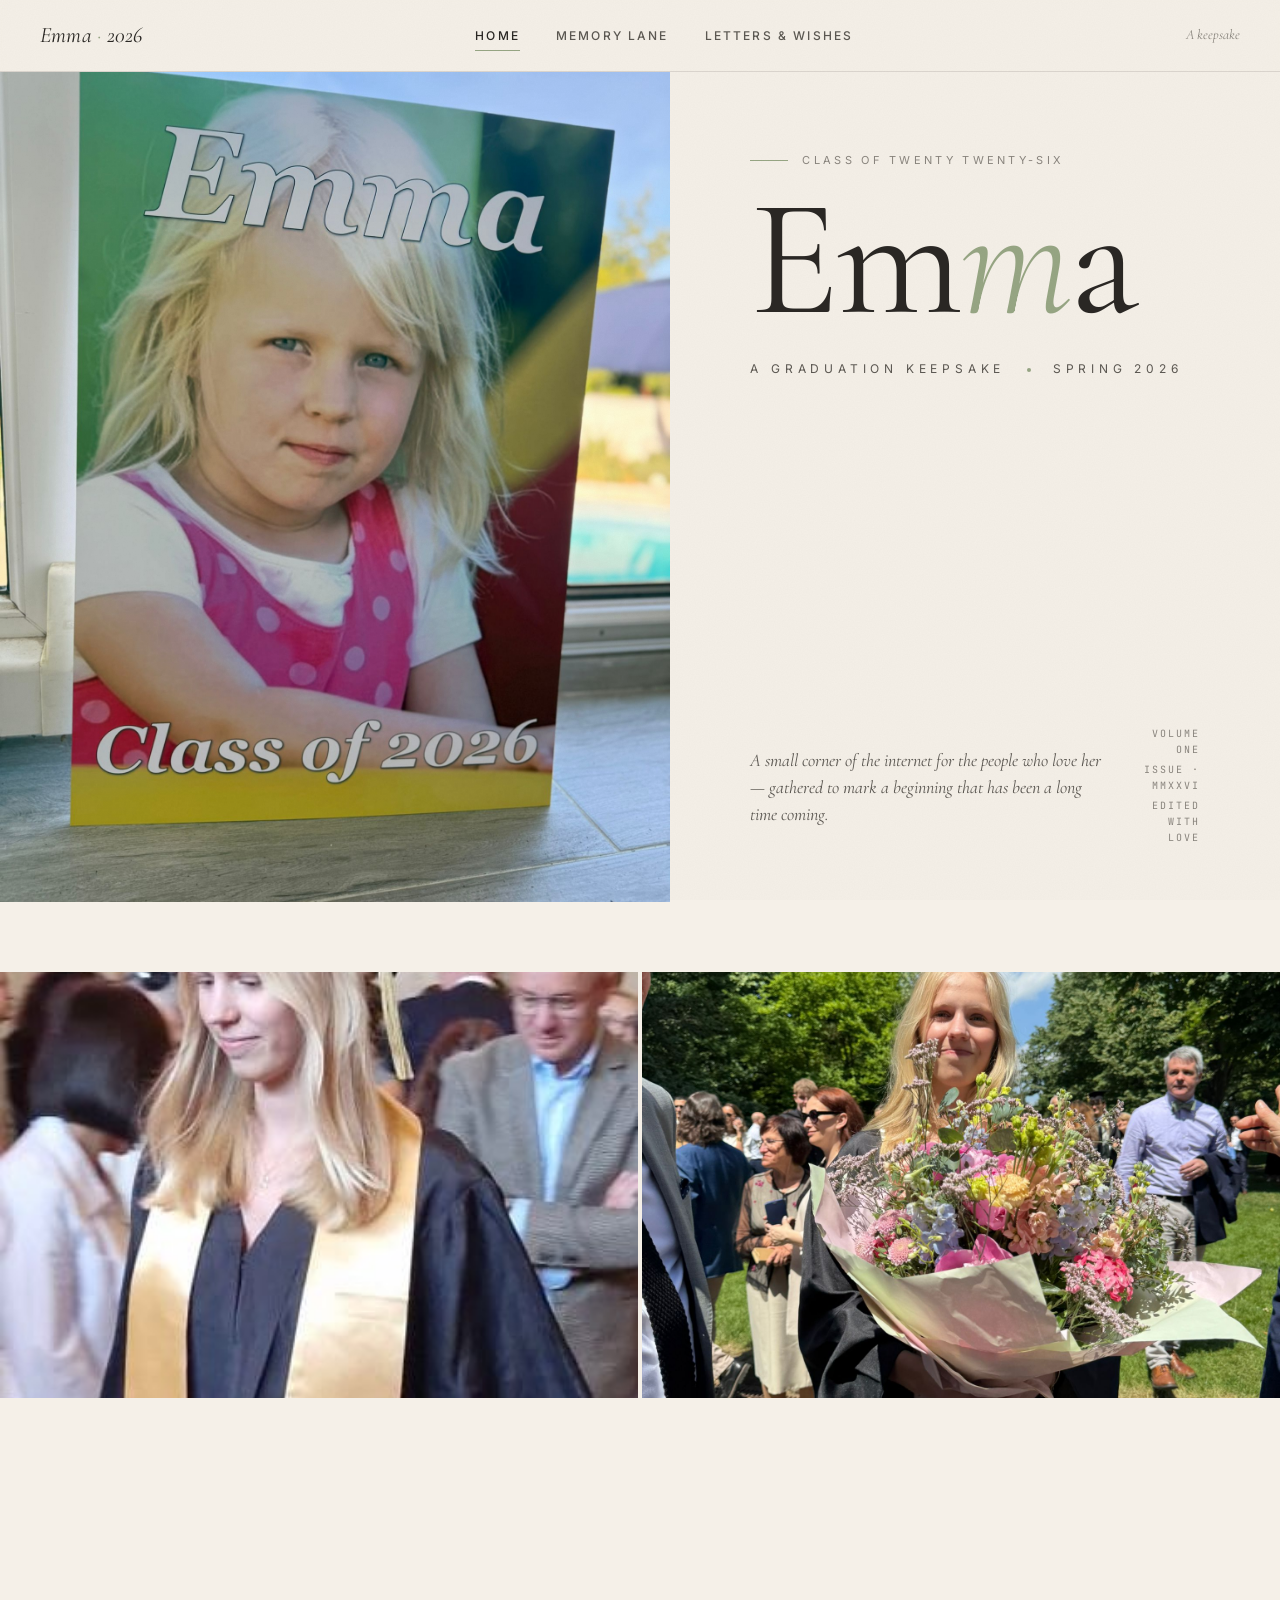
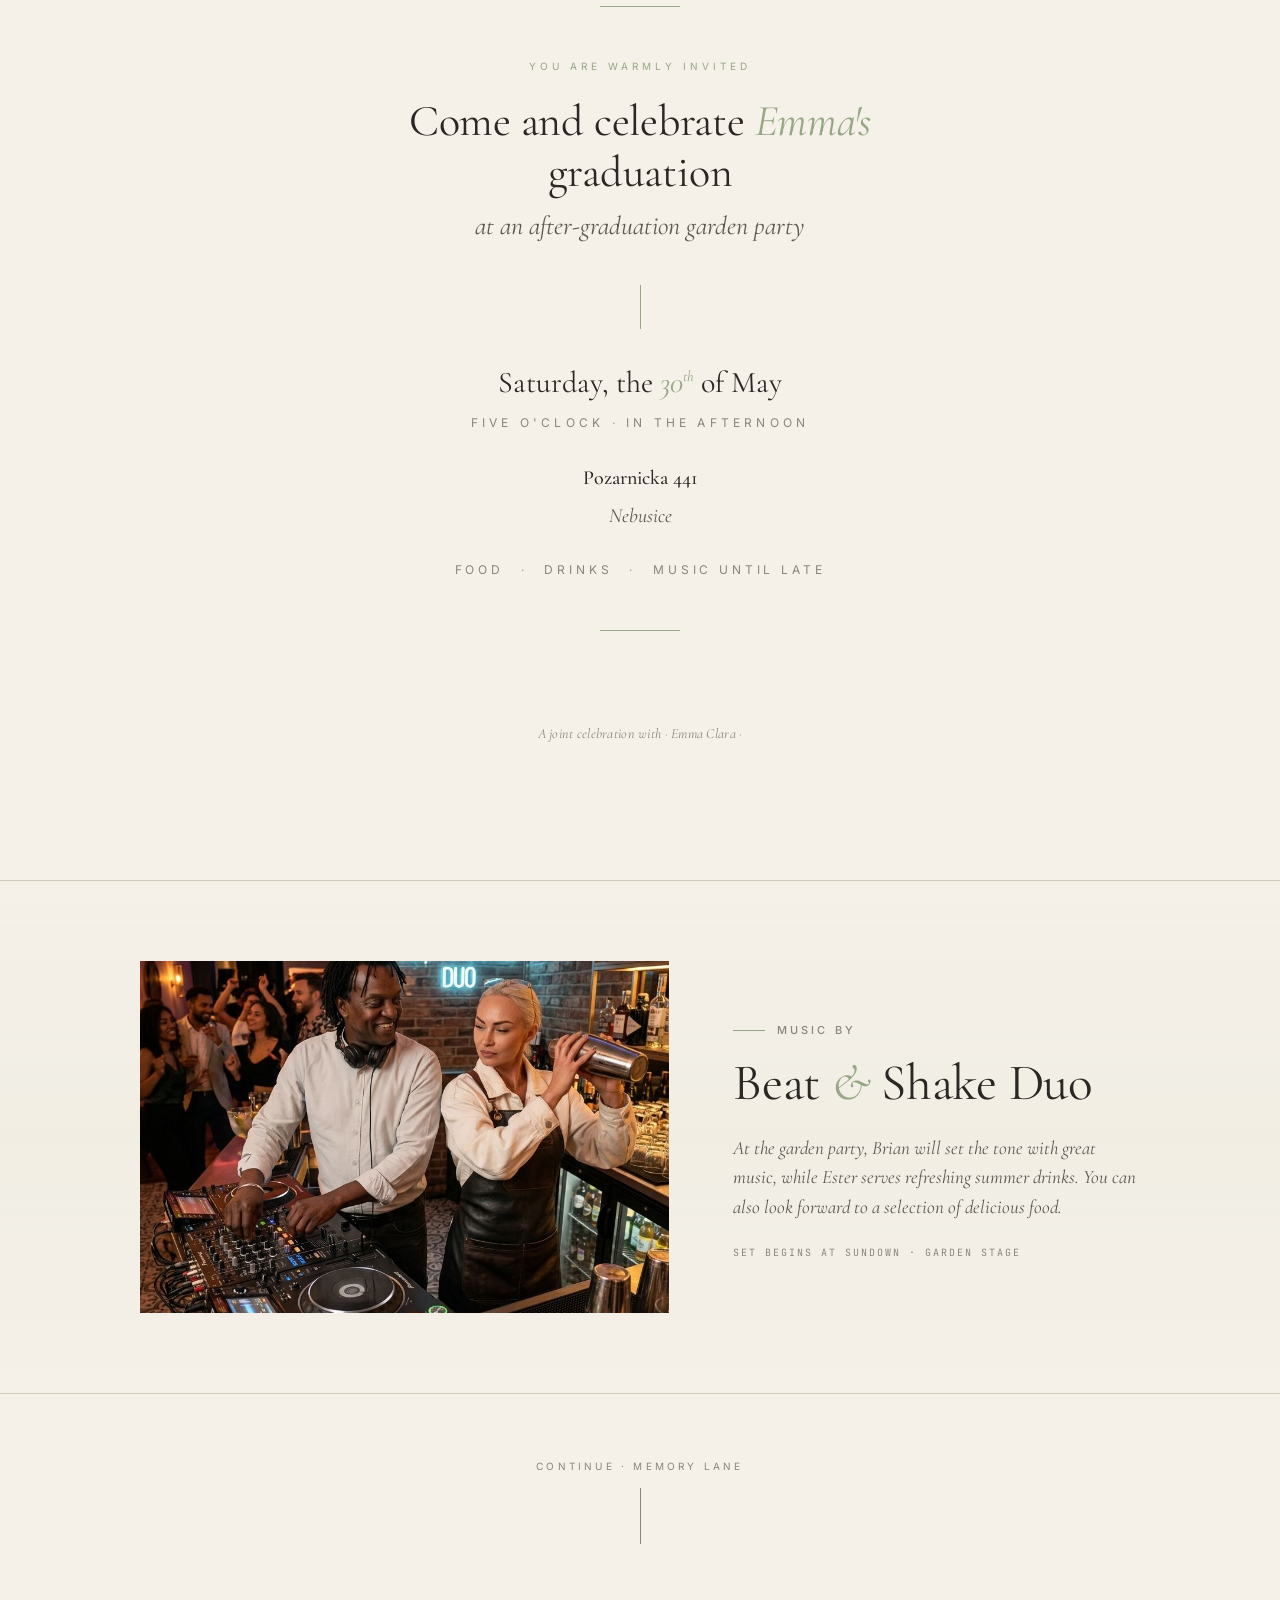
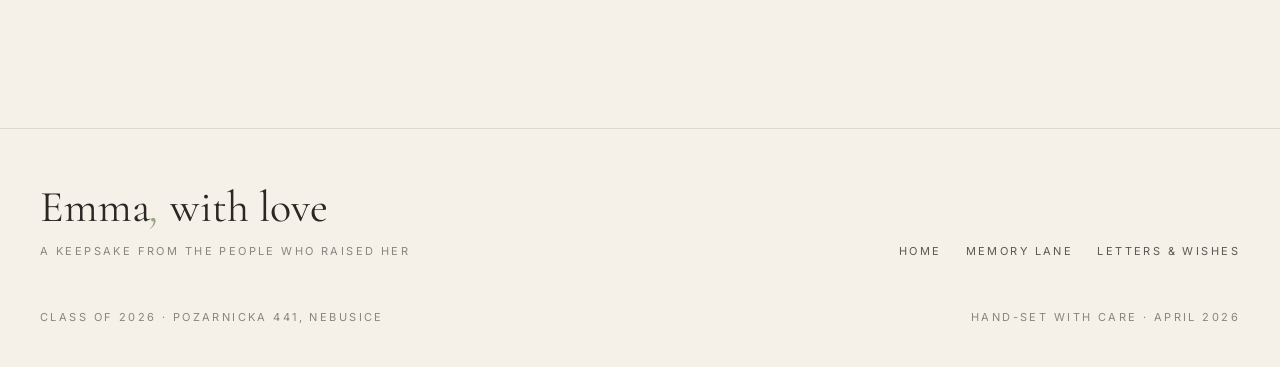
<file: index.html>
<!doctype html>
<html lang="en">
<head>
<meta charset="utf-8">
<meta name="viewport" content="width=device-width, initial-scale=1">
<title>Emma — Class of 2026</title>
<link rel="preconnect" href="https://fonts.googleapis.com">
<link rel="preconnect" href="https://fonts.gstatic.com" crossorigin>
<link href="https://fonts.googleapis.com/css2?family=Cormorant+Garamond:ital,wght@0,300;0,400;0,500;0,600;1,400;1,500&family=Inter:wght@300;400;500;600&family=Caveat:wght@400;500;600&family=JetBrains+Mono:wght@400;500&display=swap" rel="stylesheet">
<link rel="stylesheet" href="shared.css">
<style>
/* ===== Page 1 specific ===== */
.hero {
  position: relative;
  min-height: 100vh;
  padding: 0;
  overflow: hidden;
}
.hero-grid {
  display: grid;
  grid-template-columns: 1.1fr 1fr;
  gap: 0;
  min-height: calc(100vh - 70px);
}
.hero-image {
  position: relative;
  background: var(--blush);
}
.hero-image .ph {
  position: absolute; inset: 0;
}
.hero-image .corner-meta {
  position: absolute; left: 28px; bottom: 28px;
  font-family: var(--mono);
  font-size: 10px;
  letter-spacing: 0.18em;
  text-transform: uppercase;
  color: rgba(42,39,36,0.65);
  background: rgba(245,240,232,0.78);
  padding: 8px 12px;
}
.hero-text {
  display: flex; flex-direction: column;
  justify-content: space-between;
  padding: 80px 80px 56px;
  position: relative;
}
.hero-tag {
  display: flex; align-items: center; gap: 14px;
  font-family: var(--sans);
  font-size: 11px; letter-spacing: 0.3em; text-transform: uppercase;
  color: var(--ink-mute);
}
.hero-tag .rule { width: 38px; height: 1px; background: var(--sage-deep); }

.hero h1 {
  font-size: clamp(96px, 13vw, 220px);
  line-height: 0.86;
  letter-spacing: -0.02em;
  font-weight: 400;
  margin: 18px 0 28px;
}
.hero h1 .em {
  font-style: italic;
  color: var(--sage-deep);
  font-weight: 300;
}

.hero-sub {
  font-family: var(--sans);
  font-size: 12px;
  letter-spacing: 0.4em;
  text-transform: uppercase;
  color: var(--ink-soft);
}
.hero-sub .dotsep { display: inline-block; width: 4px; height: 4px; border-radius: 50%; background: var(--sage-deep); margin: 0 14px; vertical-align: middle; }

.hero-foot {
  display: flex; align-items: flex-end; justify-content: space-between;
  gap: 24px;
  margin-top: 48px;
}
.hero-foot .blurb {
  max-width: 360px;
  font-family: var(--serif);
  font-style: italic;
  font-size: 18px;
  line-height: 1.5;
  color: var(--ink-soft);
}
.hero-folio {
  font-family: var(--mono);
  font-size: 10px;
  letter-spacing: 0.2em;
  text-transform: uppercase;
  color: var(--ink-mute);
  text-align: right;
}
.hero-folio div + div { margin-top: 4px; }

@media (max-width: 980px) {
  .hero-grid { grid-template-columns: 1fr; }
  .hero-image { min-height: 70vh; }
  .hero-text { padding: 56px 28px 40px; }
  .hero h1 { font-size: clamp(80px, 22vw, 140px); }
}

/* ===== Invitation block ===== */
.invitation {
  padding: 180px 0 120px;
  text-align: center;
  position: relative;
}
.invite-card {
  max-width: 620px;
  margin: 0 auto;
  padding: 80px 56px;
  position: relative;
  background:
    linear-gradient(var(--cream), var(--cream)),
    var(--cream);
}
.invite-card::before, .invite-card::after {
  content: "";
  position: absolute; left: 50%; transform: translateX(-50%);
  width: 80px; height: 1px;
  background: var(--sage-deep);
}
.invite-card::before { top: 28px; }
.invite-card::after  { bottom: 28px; }
.invite-eyebrow {
  font-family: var(--sans);
  font-size: 10px;
  letter-spacing: 0.4em;
  text-transform: uppercase;
  color: var(--sage-deep);
  margin-bottom: 22px;
}
.invite-line-1 {
  font-family: var(--serif);
  font-size: clamp(28px, 3.6vw, 44px);
  line-height: 1.18;
  font-weight: 400;
  letter-spacing: -0.005em;
  color: var(--ink);
  margin: 0 0 6px;
}
.invite-line-1 .em { font-style: italic; color: var(--sage-deep); font-weight: 400; }
.invite-line-2 {
  font-family: var(--serif);
  font-style: italic;
  font-size: clamp(20px, 2.4vw, 26px);
  color: var(--ink-soft);
  margin: 0 0 38px;
}
.invite-divider {
  width: 1px; height: 44px;
  background: var(--sage-deep);
  margin: 0 auto 30px;
}
.invite-when {
  font-family: var(--serif);
  font-size: clamp(22px, 2.8vw, 30px);
  margin: 0 0 6px;
  color: var(--ink);
}
.invite-when .num { font-style: italic; color: var(--sage-deep); }
.invite-time {
  font-family: var(--sans);
  font-size: 12px;
  letter-spacing: 0.35em;
  text-transform: uppercase;
  color: var(--ink-mute);
  margin-bottom: 30px;
}
.invite-where {
  font-family: var(--serif);
  font-size: 20px;
  color: var(--ink-soft);
  font-style: italic;
  margin-bottom: 6px;
}
.invite-where strong {
  font-style: normal;
  font-weight: 500;
  color: var(--ink);
}
.invite-amenities {
  font-family: var(--sans);
  font-size: 12px;
  letter-spacing: 0.32em;
  text-transform: uppercase;
  color: var(--ink-mute);
  margin-top: 28px;
}
.invite-amenities .sep { color: var(--sage-deep); margin: 0 10px; }

.invite-joint {
  margin-top: 64px;
  font-family: var(--serif);
  font-style: italic;
  font-size: 14px;
  color: var(--ink-mute);
  letter-spacing: 0.02em;
}
.invite-joint .pin { color: var(--sage-deep); }

@media (max-width: 720px) {
  .invitation { padding: 110px 0 80px; }
  .invite-card { padding: 64px 24px; }
}

/* ===== Music section ===== */
.music {
  padding: 80px 0;
  border-top: 1px solid var(--sage-line);
  border-bottom: 1px solid var(--sage-line);
  background: linear-gradient(180deg, transparent 0%, rgba(184,197,166,0.06) 50%, transparent 100%);
}
.music-inner {
  max-width: 1080px;
  margin: 0 auto;
  padding: 0 40px;
  display: grid;
  grid-template-columns: 1.3fr 1fr;
  gap: 64px;
  align-items: center;
}
.music-image .ratio { width: 100%; }
.music-text .eyebrow { margin-bottom: 18px; display: inline-flex; align-items: center; gap: 12px; }
.music-text .eyebrow .rule { width: 32px; height: 1px; background: var(--sage-deep); display: inline-block; }
.music-title {
  font-family: var(--serif);
  font-size: clamp(36px, 4vw, 56px);
  line-height: 1.05;
  margin: 0 0 22px;
}
.music-title .em { font-style: italic; color: var(--sage-deep); }
.music-caption {
  font-family: var(--serif);
  font-style: italic;
  font-size: 19px;
  line-height: 1.55;
  color: var(--ink-soft);
  max-width: 460px;
}
.music-credit {
  margin-top: 24px;
  font-family: var(--mono);
  font-size: 10px;
  letter-spacing: 0.2em;
  text-transform: uppercase;
  color: var(--ink-mute);
}
@media (max-width: 880px) {
  .music-inner { grid-template-columns: 1fr; gap: 36px; padding: 0 24px; }
}

/* ===== Scroll cue band ===== */
.cue-band {
  display: flex; justify-content: center;
  padding: 64px 0 24px;
}
</style>
</head>
<body>

<header data-nav="home"></header>

<!-- ============== HERO ============== -->
<section class="hero" data-screen-label="01 Home">
  <div class="hero-grid">
    <div class="hero-image">
      <img src="images/portrait-emma.jpeg" alt="Emma – portrait"
           style="position:absolute;inset:0;width:100%;height:100%;object-fit:cover">
    </div>
    <div class="hero-text">
      <div>
        <!-- EDIT: tagline (small text above name) -->
        <div class="hero-tag"><span class="rule"></span> Class of Twenty Twenty-Six</div>
        <h1>Em<span class="em">m</span>a</h1>
        <!-- EDIT: subtitle below name -->
        <div class="hero-sub">A graduation keepsake <span class="dotsep"></span> Spring 2026</div>
      </div>
      <div class="hero-foot reveal">
        <!-- EDIT: blurb paragraph (italic text bottom-left) -->
        <p class="blurb">A small corner of the internet for the people who love her — gathered to mark a beginning that has been a long time coming.</p>
        <div class="hero-folio">
          <!-- EDIT: folio lines (bottom-right metadata) -->
          <div>Volume One</div>
          <div>Issue · MMXXVI</div>
          <div>Edited with love</div>
        </div>
      </div>
    </div>
  </div>
</section>

<!-- ============== PHOTO STRIP ============== -->
<div style="display:grid;grid-template-columns:1fr 1fr;gap:4px;">
  <img src="images/home-2.jpeg" alt="" style="width:100%;aspect-ratio:3/2;object-fit:cover;display:block;">
  <img src="images/home-3.jpeg" alt="" style="width:100%;aspect-ratio:3/2;object-fit:cover;display:block;">
</div>

<!-- ============== INVITATION ============== -->
<section class="invitation" id="invitation">
  <div class="invite-card reveal">
    <!-- EDIT: eyebrow (small caps above heading) -->
    <div class="invite-eyebrow">You are warmly invited</div>
    <!-- EDIT: heading line 1 -->
    <h2 class="invite-line-1">Come and celebrate <span class="em">Emma's</span> graduation</h2>
    <!-- EDIT: heading line 2 (italic subtitle) -->
    <p class="invite-line-2">at an after-graduation garden party</p>
    <div class="invite-divider"></div>
    <!-- EDIT: date -->
    <div class="invite-when">Saturday, the <span class="num">30<sup style="font-size:0.5em">th</sup></span> of May</div>
    <!-- EDIT: time -->
    <div class="invite-time">Five o'clock <span style="color:var(--sage-deep)">·</span> in the afternoon</div>
    <!-- EDIT: address line 1 (street) -->
    <div class="invite-where"><strong>Pozarnicka 441</strong></div>
    <!-- EDIT: address line 2 (town/area) -->
    <div class="invite-where">Nebusice</div>
    <!-- EDIT: amenities (separated by ·) -->
    <div class="invite-amenities">Food <span class="sep">·</span> Drinks <span class="sep">·</span> Music until late</div>
  </div>
  <!-- EDIT: joint celebration note (italic text below card) -->
  <p class="invite-joint reveal">A joint celebration with <span class="pin">·</span> Emma Clara <span class="pin">·</span></p>
</section>

<!-- ============== MUSIC BY ============== -->
<section class="music" id="music">
  <div class="music-inner">
    <div class="music-image reveal">
      <div class="ratio r-3-2">
        <img src="images/beat-and-shake-duo.jpeg" alt="Beat &amp; Shake Duo"
             style="width:100%;height:100%;object-fit:cover">
      </div>
    </div>
    <div class="music-text reveal delay-1">
      <!-- EDIT: eyebrow above music heading -->
      <div class="eyebrow"><span class="rule"></span> Music by</div>
      <!-- EDIT: band/performer name -->
      <h3 class="music-title">Beat <span class="em">&amp;</span> Shake Duo</h3>
      <!-- EDIT: description of the performers -->
      <p class="music-caption">At the garden party, Brian will set the tone with great music, while Ester serves refreshing summer drinks. You can also look forward to a selection of delicious food.</p>
      <!-- EDIT: set time/location note -->
      <div class="music-credit">Set begins at sundown · Garden stage</div>
    </div>
  </div>
</section>

<!-- ============== SCROLL CUE ============== -->
<div class="cue-band">
  <a class="scroll-cue" href="memory-lane.html" aria-label="Continue to Memory Lane">
    <span>Continue · Memory Lane</span>
    <span class="line"></span>
  </a>
</div>

<footer data-footer></footer>

<script src="shared.js"></script>
</body>
</html>
</file>
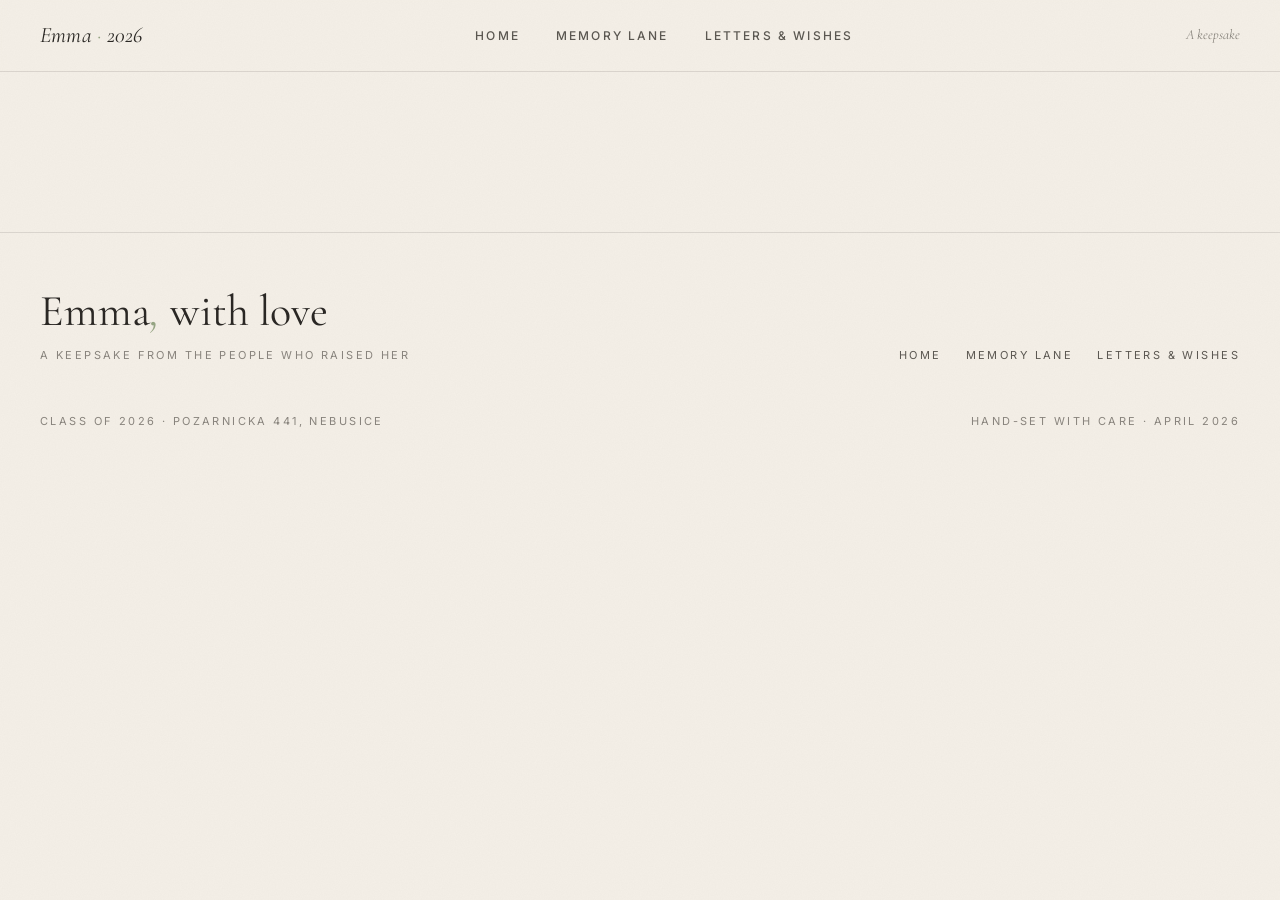
<file: letters.html>
<!doctype html>
<html lang="en">
<head>
<meta charset="utf-8">
<meta name="viewport" content="width=device-width, initial-scale=1">
<title>Emma — 2026</title>
<link rel="preconnect" href="https://fonts.googleapis.com">
<link rel="preconnect" href="https://fonts.gstatic.com" crossorigin>
<link href="https://fonts.googleapis.com/css2?family=Cormorant+Garamond:ital,wght@0,300;0,400;0,500;0,600;1,400;1,500&family=Inter:wght@300;400;500;600&family=Caveat:wght@400;500;600;700&family=JetBrains+Mono:wght@400;500&display=swap" rel="stylesheet">
<link rel="stylesheet" href="shared.css">
</head>
<body>
<header data-nav="letters"></header>
<footer data-footer></footer>
<script src="shared.js"></script>
</body>
</html>
</file>
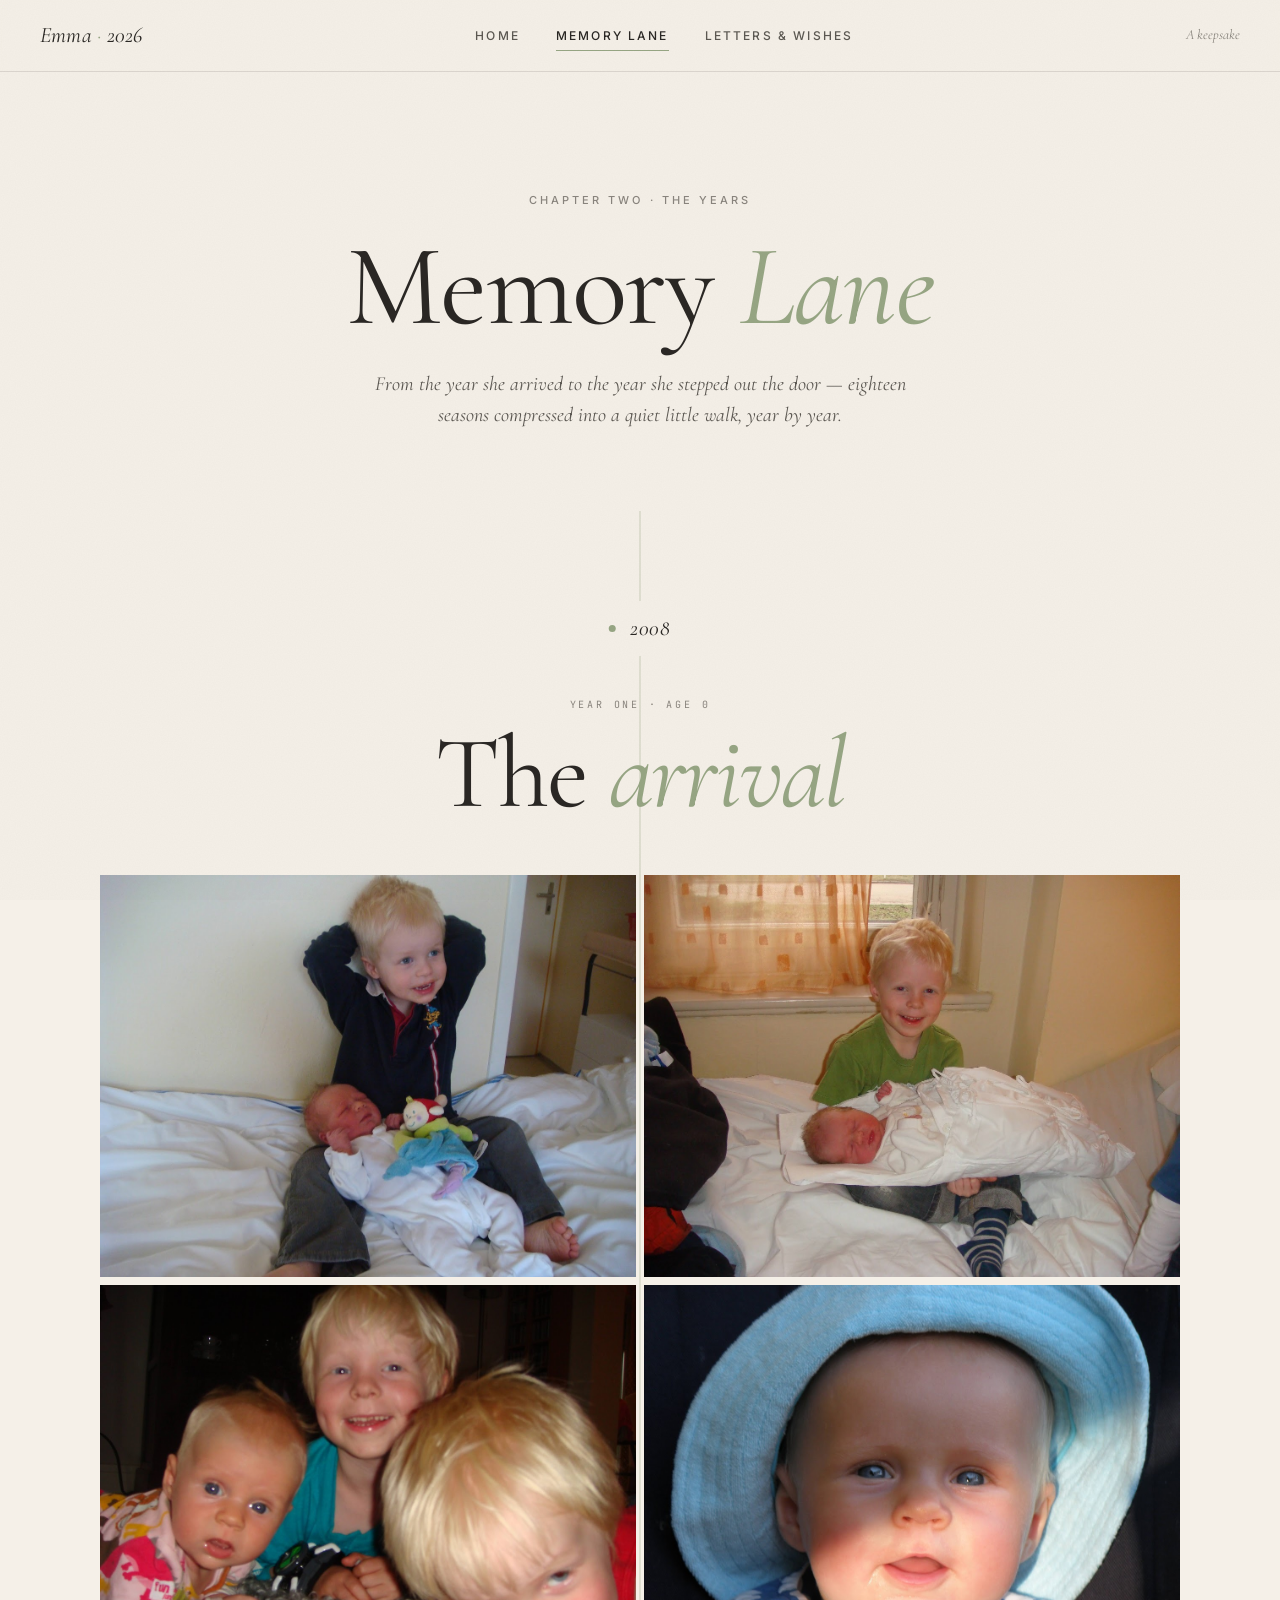
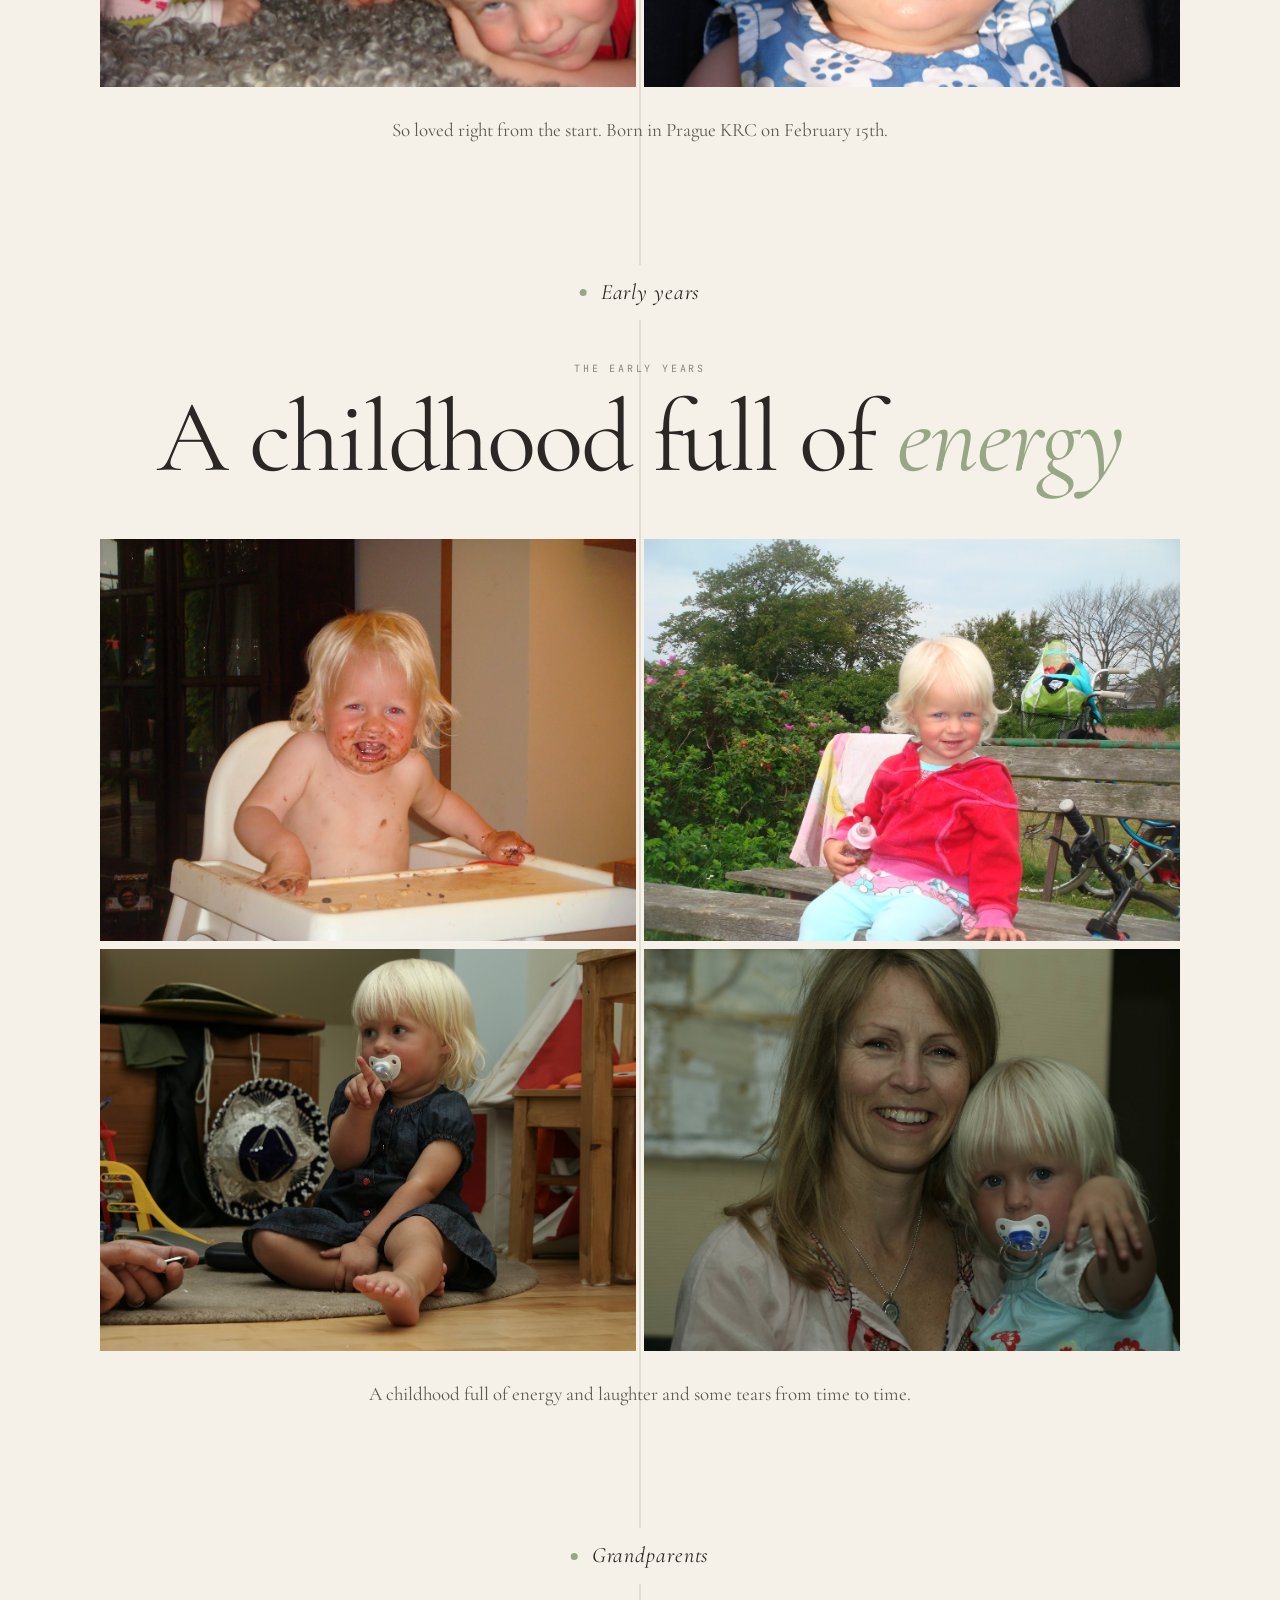
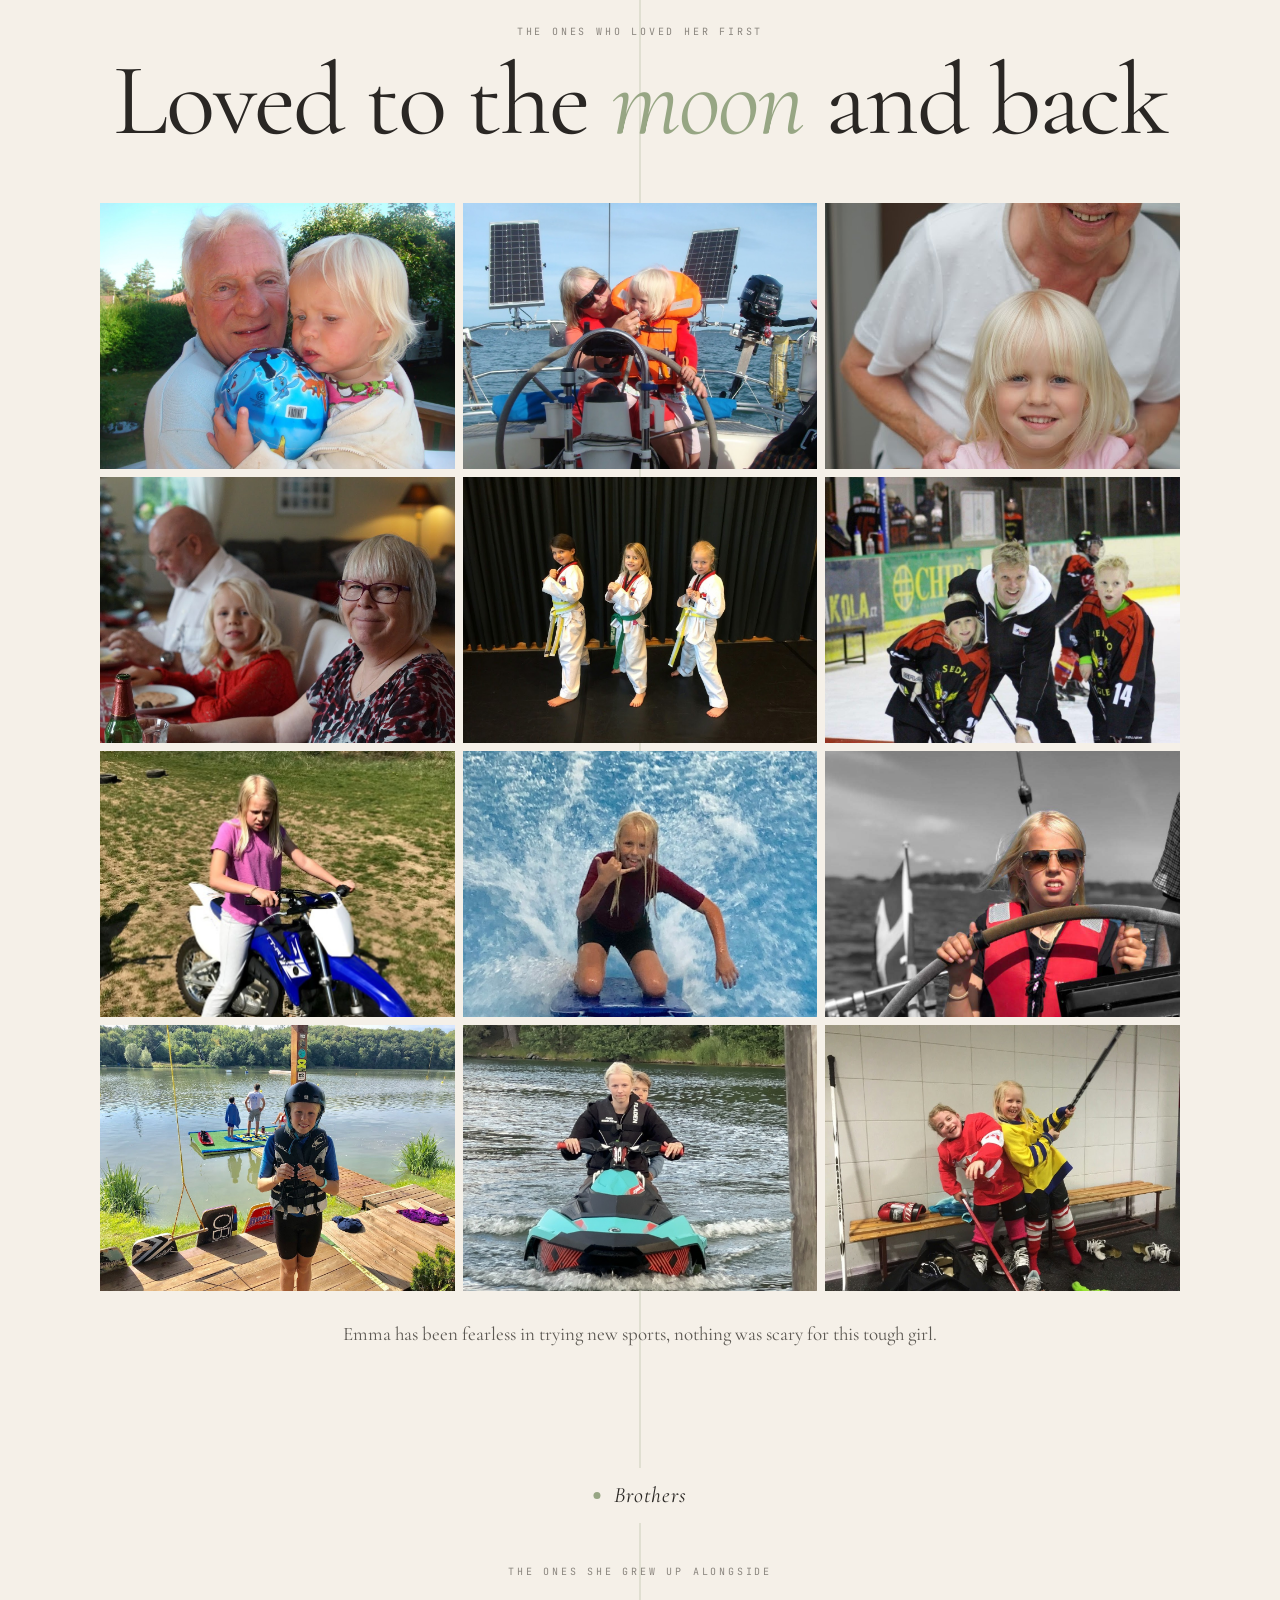
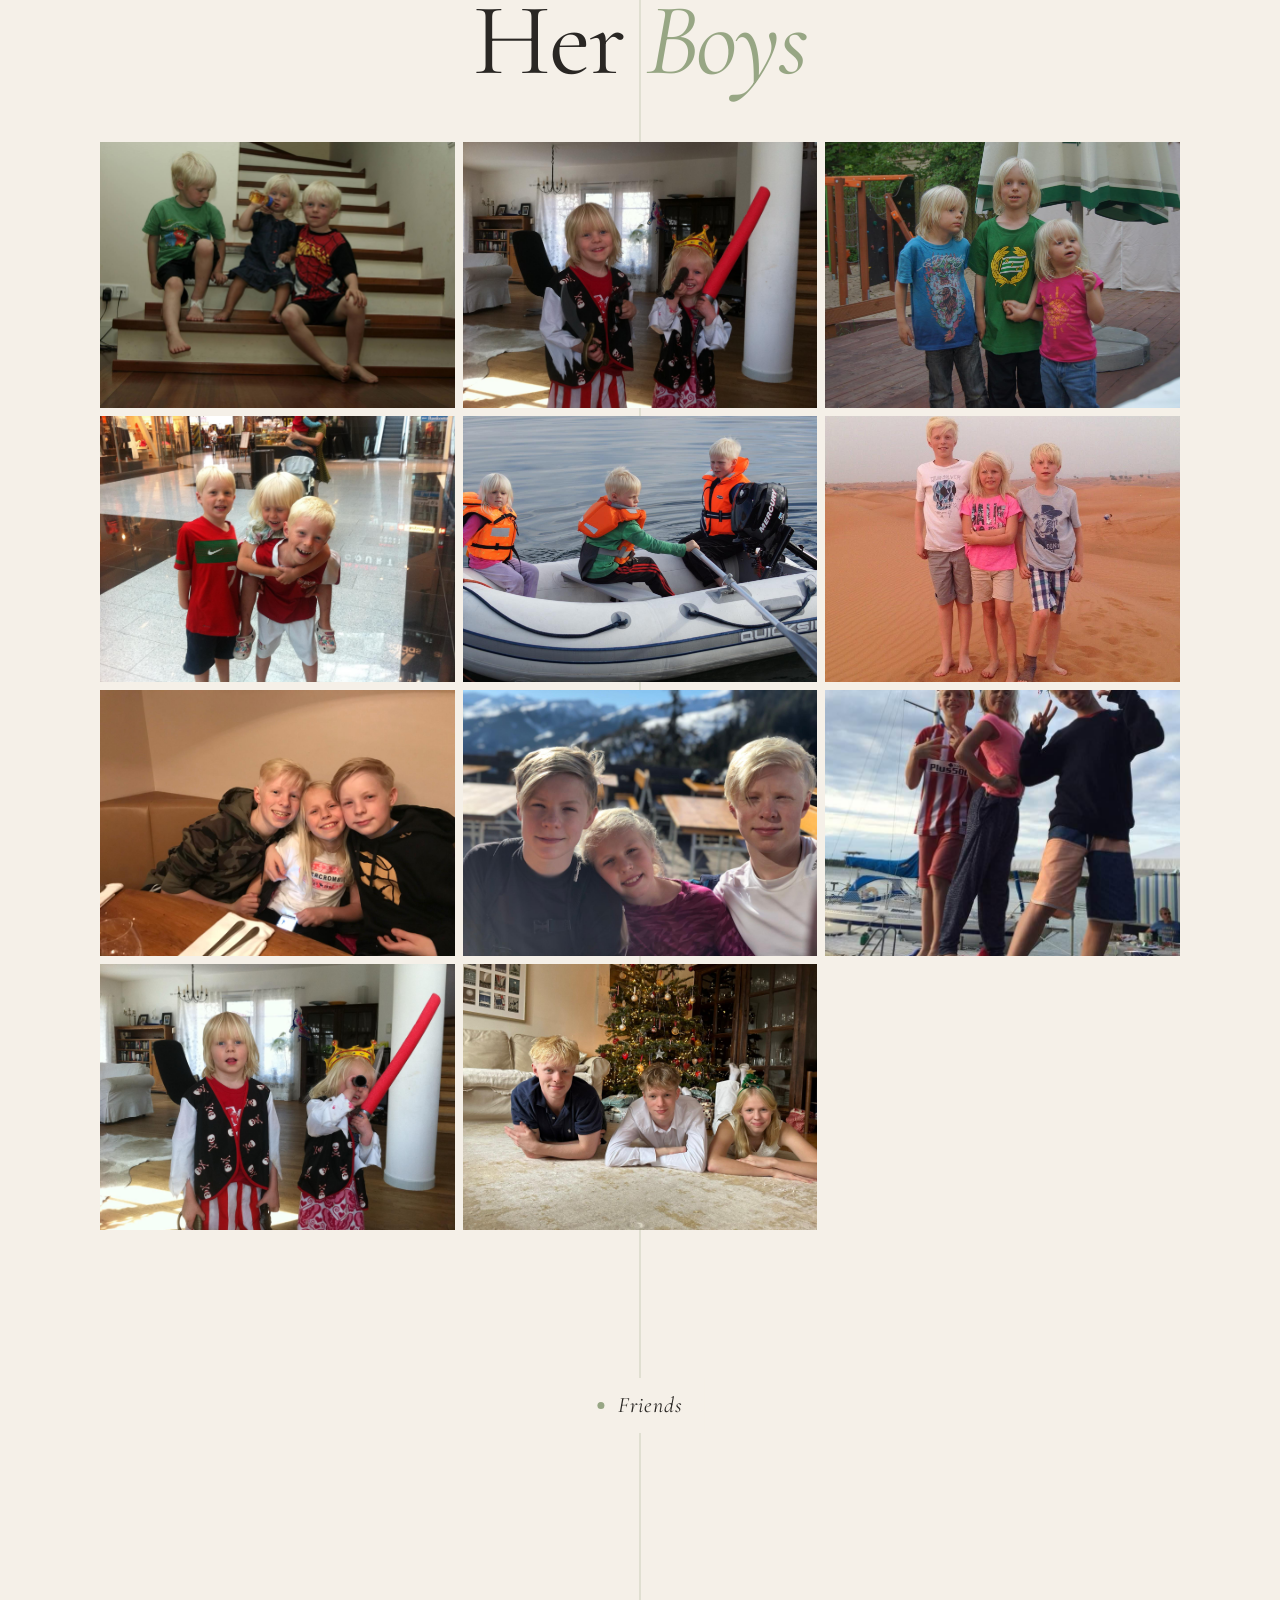
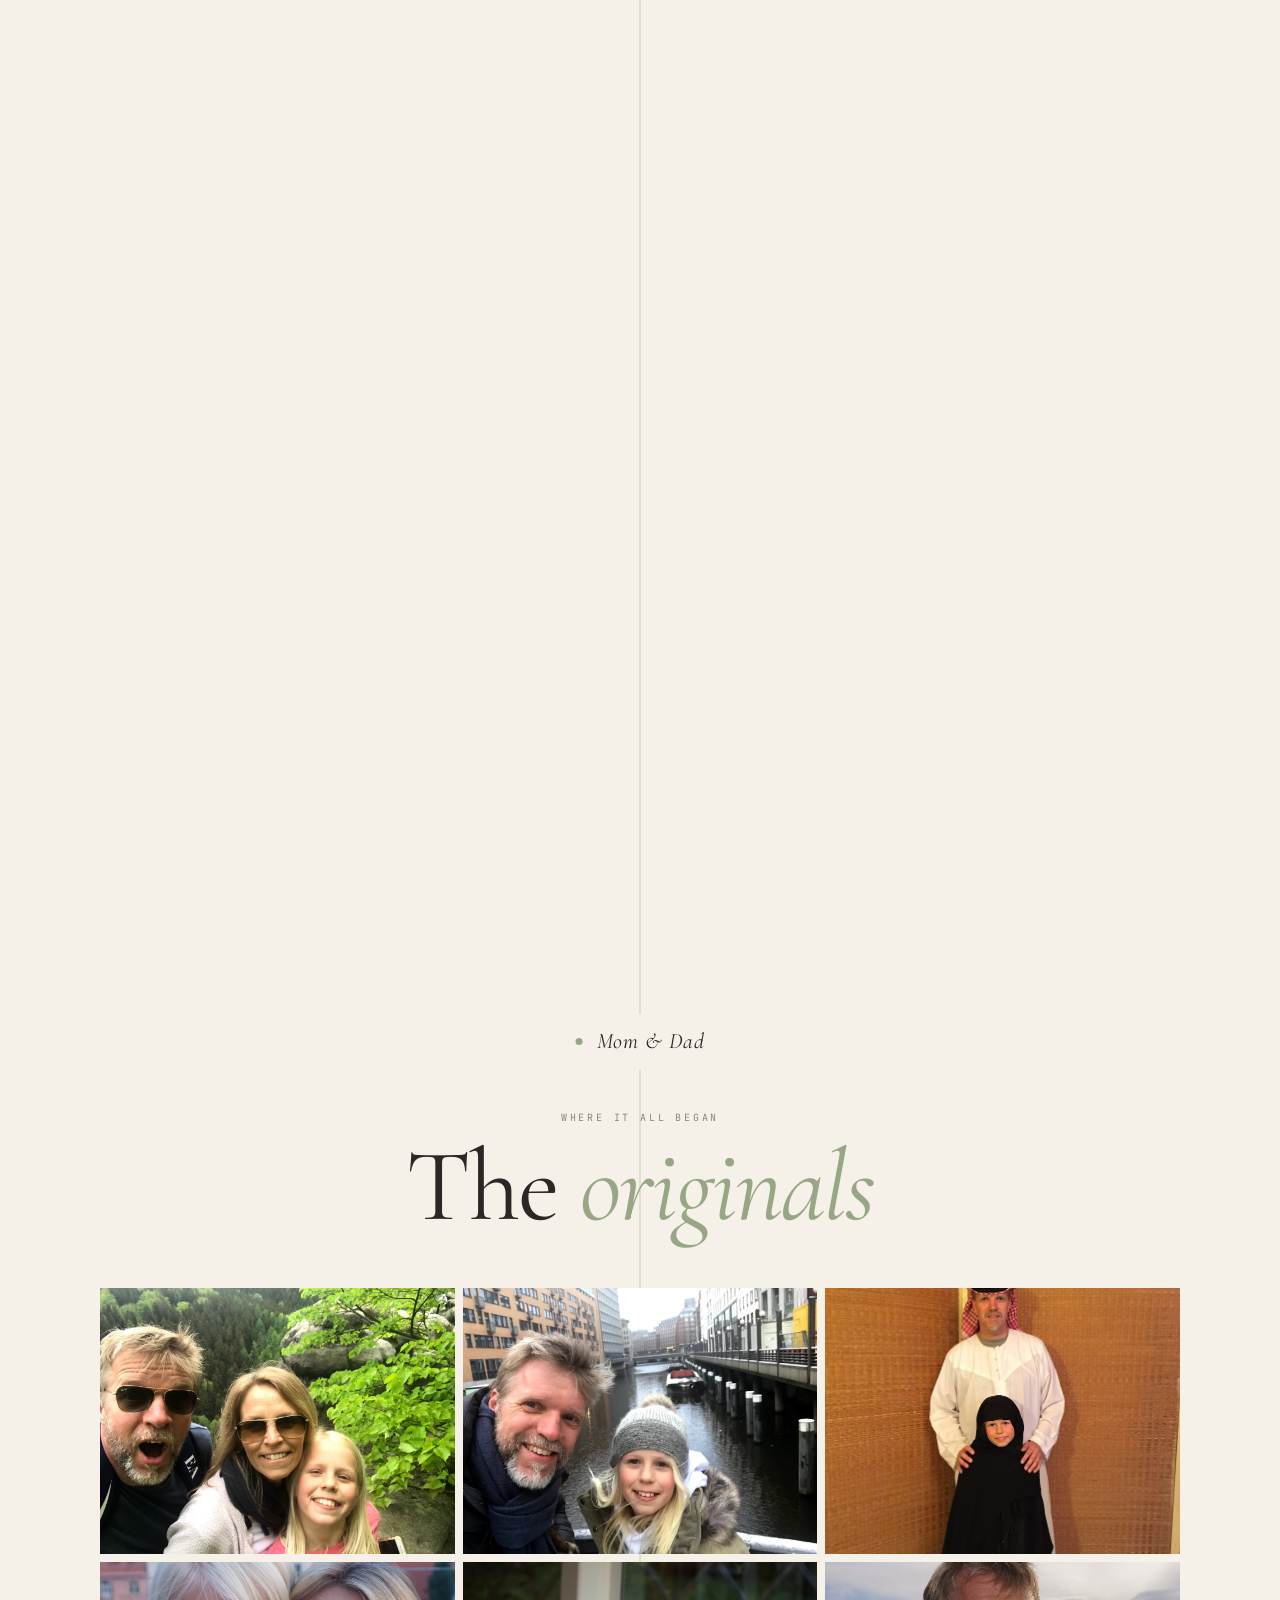
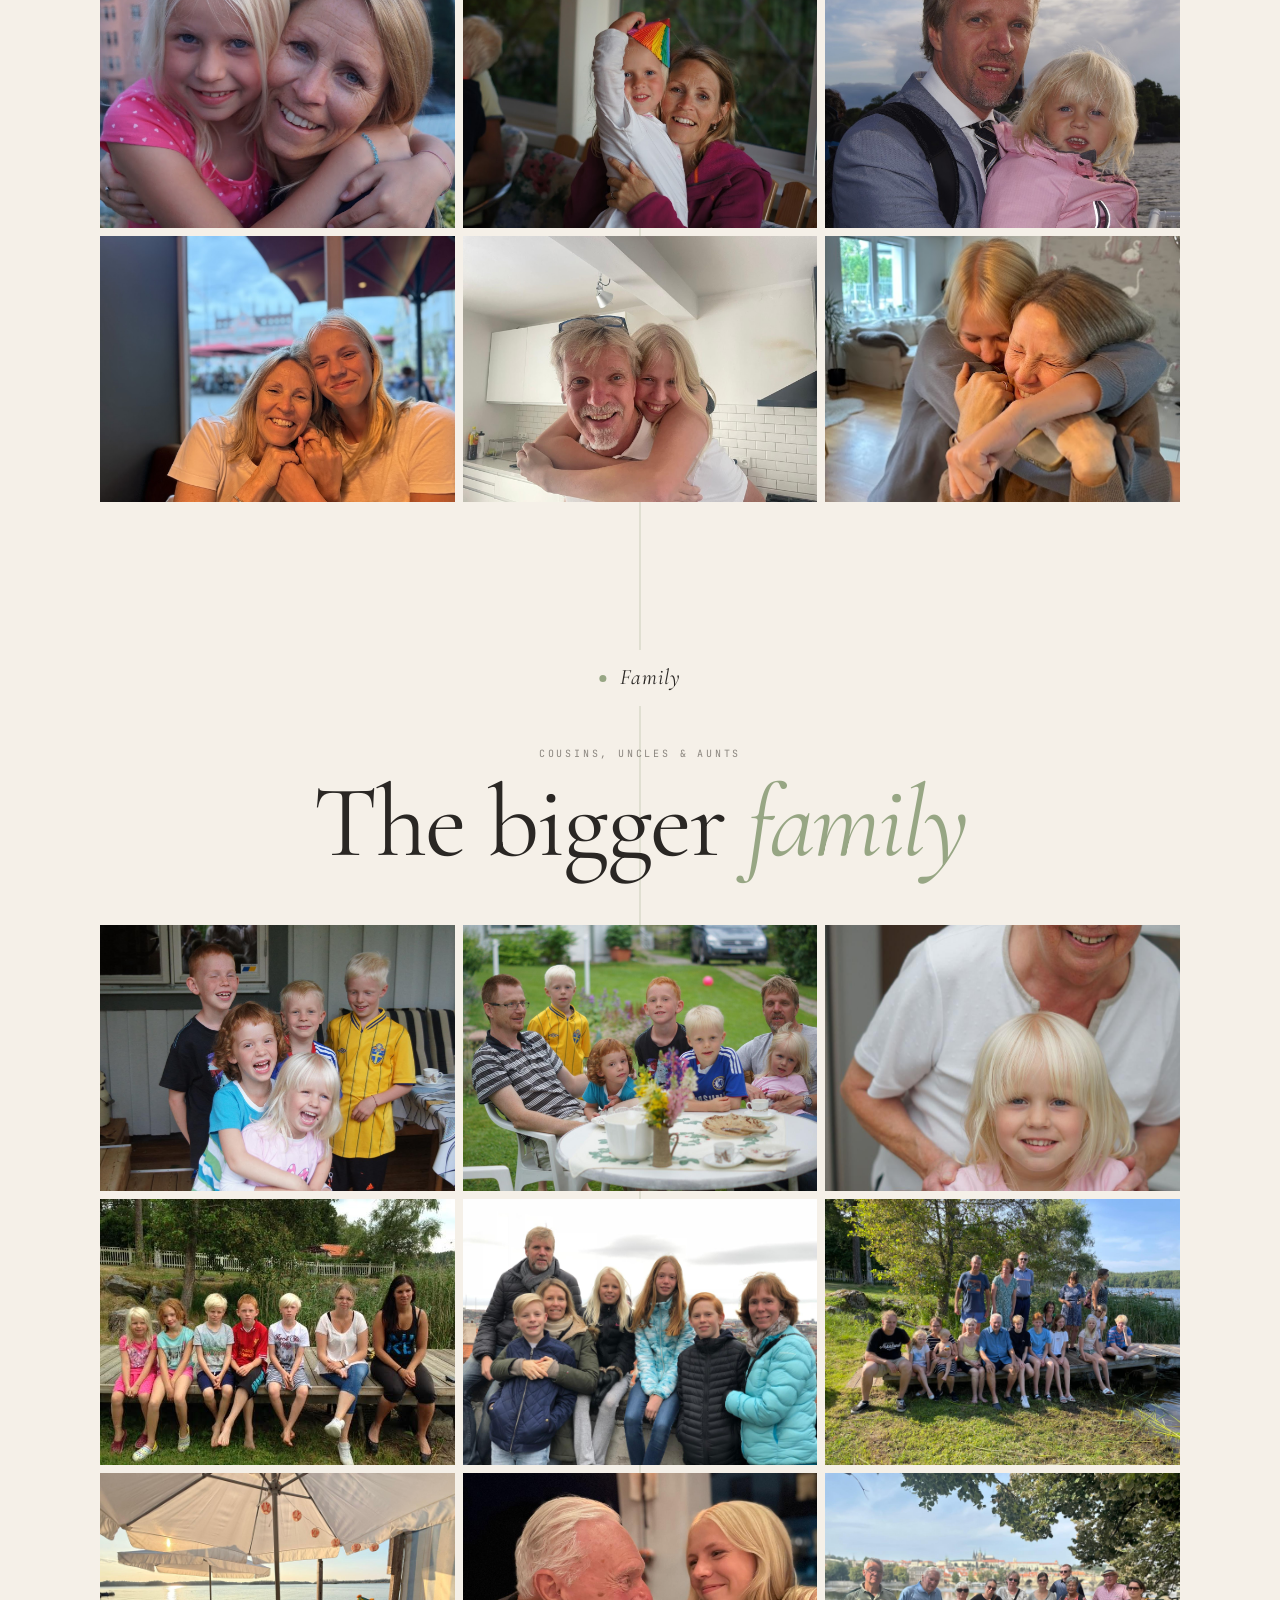
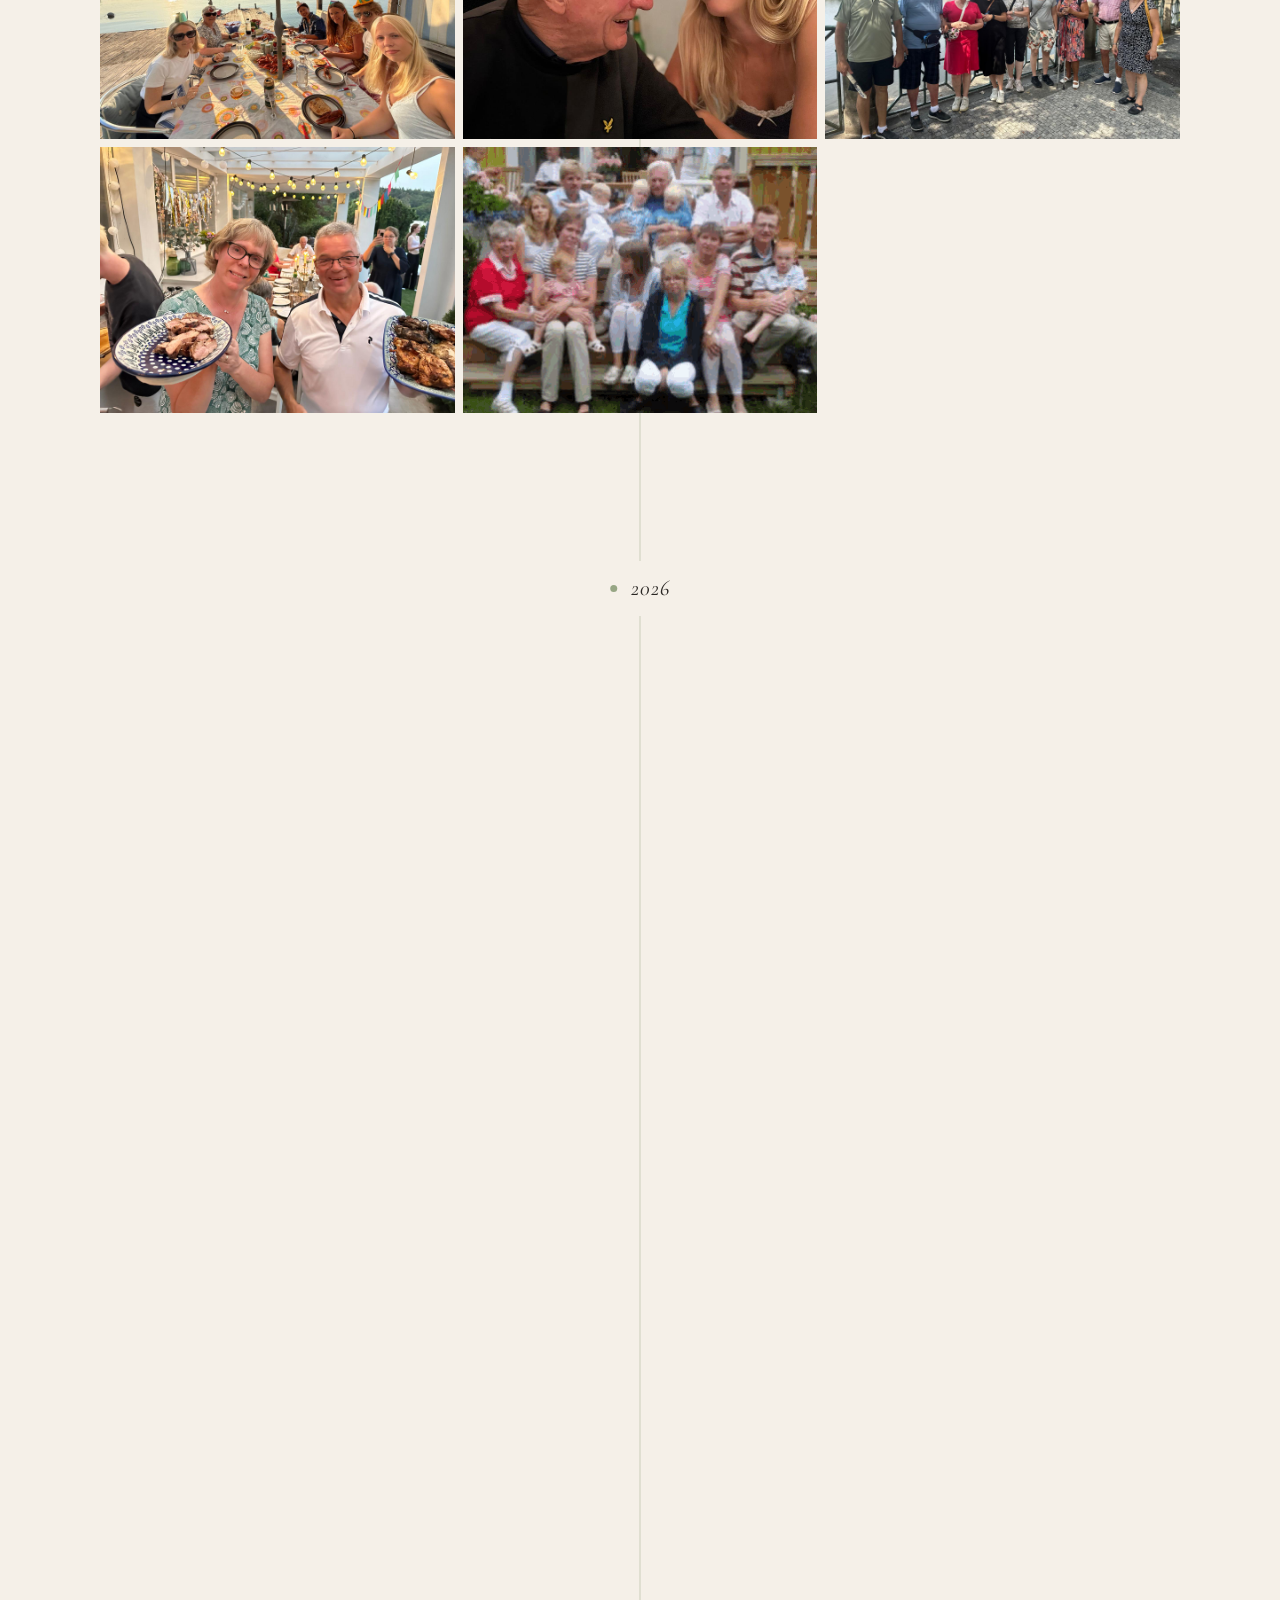
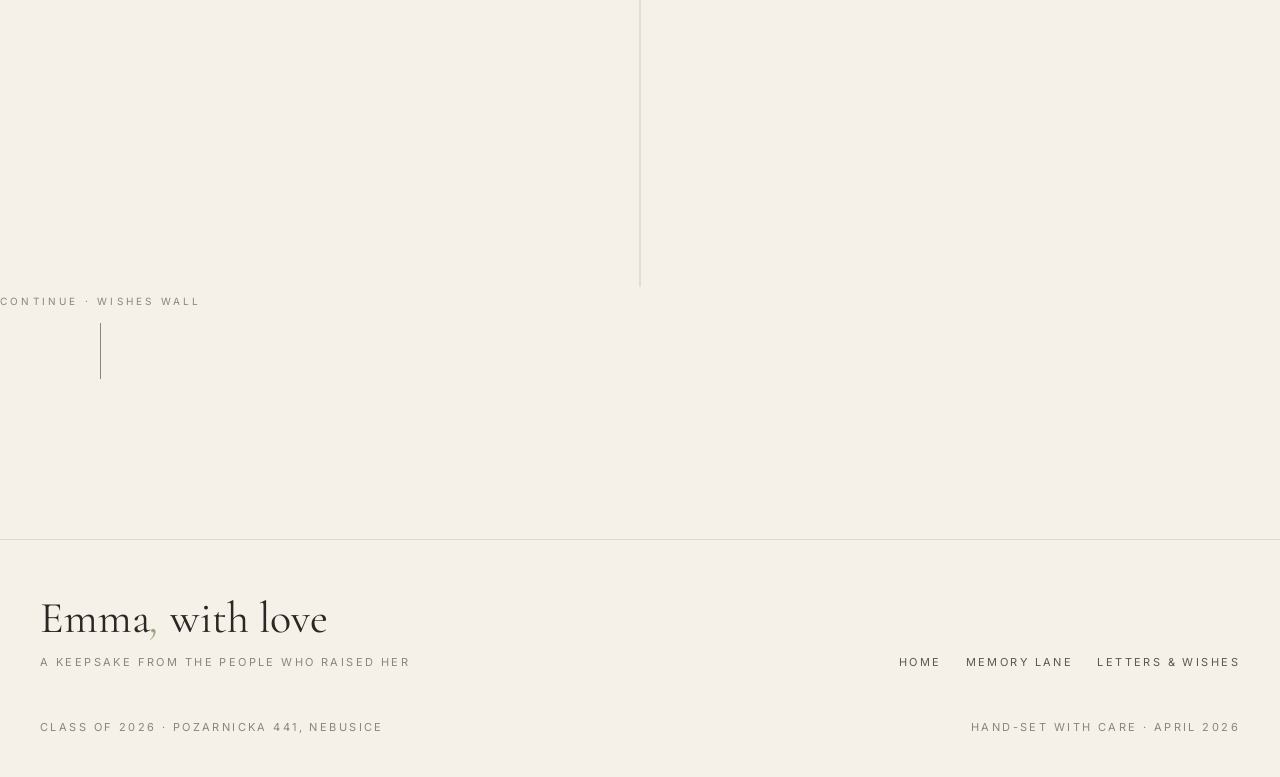
<file: memory-lane.html>
<!doctype html>
<html lang="en">
<head>
<meta charset="utf-8">
<meta name="viewport" content="width=device-width, initial-scale=1">
<title>Memory Lane — Emma 2026</title>
<link rel="preconnect" href="https://fonts.googleapis.com">
<link rel="preconnect" href="https://fonts.gstatic.com" crossorigin>
<link href="https://fonts.googleapis.com/css2?family=Cormorant+Garamond:ital,wght@0,300;0,400;0,500;0,600;1,400;1,500&family=Inter:wght@300;400;500;600&family=Caveat:wght@400;500;600&family=JetBrains+Mono:wght@400;500&display=swap" rel="stylesheet">
<link rel="stylesheet" href="shared.css">
<style>
.page-head {
  padding: 120px 0 80px;
  text-align: center;
  position: relative;
}
.page-head .eyebrow { margin-bottom: 22px; }
.page-head h1 {
  font-size: clamp(64px, 9vw, 132px);
  letter-spacing: -0.015em;
  line-height: 0.95;
}
.page-head h1 .em { font-style: italic; color: var(--sage-deep); }
.page-head .lede {
  max-width: 540px; margin: 28px auto 0;
  font-family: var(--serif); font-style: italic;
  font-size: 20px; line-height: 1.55; color: var(--ink-soft);
}

/* === Timeline rail === */
.timeline {
  position: relative;
  max-width: 1180px;
  margin: 0 auto;
  padding: 60px 40px 120px;
}
.timeline::before {
  content: "";
  position: absolute;
  left: 50%;
  top: 0; bottom: 0;
  width: 1px;
  background: var(--sage-line);
  transform: translateX(-0.5px);
}

.year {
  position: relative;
  padding: 90px 0;
}
.year-mark {
  position: absolute;
  left: 50%; transform: translateX(-50%);
  top: 30px;
  display: inline-flex; align-items: center; gap: 14px;
  background: var(--cream);
  padding: 10px 22px;
  z-index: 2;
}
.year-mark .dot {
  width: 7px; height: 7px; border-radius: 50%;
  background: var(--sage-deep);
}
.year-mark .num {
  font-family: var(--serif);
  font-size: 22px;
  font-style: italic;
  color: var(--ink);
  letter-spacing: 0.04em;
}

.year-title-band {
  text-align: center;
  margin: 36px 0 56px;
}
.year-title-band .age {
  font-family: var(--mono);
  font-size: 10px; letter-spacing: 0.28em; text-transform: uppercase;
  color: var(--ink-mute);
  margin-bottom: 14px;
}
.year-title-band h2 {
  font-size: clamp(56px, 8vw, 120px);
  font-weight: 400;
  letter-spacing: -0.02em;
  line-height: 0.9;
}
.year-title-band h2 .em { font-style: italic; color: var(--sage-deep); }

/* spread layouts — vary rhythm */
.spread { position: relative; }
.spread + .spread { margin-top: 60px; }

.spread.full { }
.spread.full .ratio { max-width: 1080px; margin: 0 auto; }
.spread.full .caption { max-width: 720px; margin: 28px auto 0; text-align: center; }

.spread.split {
  display: grid;
  grid-template-columns: 1fr 1fr;
  gap: 64px;
  align-items: center;
}
.spread.split.reverse { grid-template-columns: 1fr 1fr; }
.spread.split.reverse .img { order: 2; }
.spread.split.reverse .text { order: 1; }

.spread.duo {
  display: grid;
  grid-template-columns: 1.3fr 0.9fr;
  gap: 36px;
  align-items: end;
}

.spread .vignette-title {
  font-family: var(--serif);
  font-size: clamp(28px, 3vw, 40px);
  line-height: 1.15;
  margin: 0 0 14px;
  color: var(--ink);
}
.spread .vignette-title .em { font-style: italic; color: var(--sage-deep); }

.spread .meta {
  font-family: var(--mono);
  font-size: 10px; letter-spacing: 0.22em; text-transform: uppercase;
  color: var(--ink-mute);
  margin-bottom: 14px;
}
.spread .caption {
  font-family: var(--serif);
  font-size: 19px;
  line-height: 1.55;
  color: var(--ink-soft);
  max-width: 460px;
}
.spread .pull {
  font-family: var(--serif);
  font-style: italic;
  font-size: 24px;
  line-height: 1.45;
  color: var(--sage-deep);
  margin-top: 22px;
  padding-top: 22px;
  border-top: 1px solid var(--sage-line);
  max-width: 380px;
}

@media (max-width: 880px) {
  .timeline::before { left: 22px; }
  .year-mark { left: 22px; transform: none; }
  .year-title-band { text-align: left; padding-left: 56px; }
  .spread.split, .spread.split.reverse, .spread.duo { grid-template-columns: 1fr; gap: 24px; }
  .spread.split.reverse .img { order: 1; }
  .spread.split.reverse .text { order: 2; }
  .spread.full .caption { text-align: left; }
}
</style>
</head>
<body>

<header data-nav="memory"></header>

<section class="page-head" data-screen-label="02 Memory Lane">
  <!-- EDIT: chapter eyebrow -->
  <div class="eyebrow">Chapter Two · The Years</div>
  <h1>Memory <span class="em">Lane</span></h1>
  <!-- EDIT: lede paragraph below heading -->
  <p class="lede">From the year she arrived to the year she stepped out the door — eighteen seasons compressed into a quiet little walk, year by year.</p>
</section>

<div class="timeline">

  <!-- 2008 -->
  <article class="year">
    <div class="year-mark"><span class="dot"></span><span class="num">2008</span></div>
    <div class="year-title-band reveal">
      <!-- EDIT: age label for this year -->
      <div class="age">Year One · Age 0</div>
      <!-- EDIT: year heading -->
      <h2>The <span class="em">arrival</span></h2>
    </div>
    <div class="spread full reveal">
      <div style="display:grid;grid-template-columns:1fr 1fr;gap:8px;max-width:1080px;margin:0 auto;">
        <img src="images/arrival-1.jpeg" alt="The arrival" style="width:100%;aspect-ratio:4/3;object-fit:cover">
        <img src="images/arrival-2.jpeg" alt="The arrival" style="width:100%;aspect-ratio:4/3;object-fit:cover">
        <img src="images/arrival-3.jpeg" alt="The arrival" style="width:100%;aspect-ratio:4/3;object-fit:cover">
        <img src="images/arrival-4.jpeg" alt="The arrival" style="width:100%;aspect-ratio:4/3;object-fit:cover">
      </div>
      <!-- EDIT: caption for 2008 -->
      <p class="caption" style="max-width:720px;margin:28px auto 0;text-align:center;">So loved right from the start. Born in Prague KRC on February 15th.</p>
    </div>
  </article>

  <!-- Childhood -->
  <article class="year">
    <div class="year-mark"><span class="dot"></span><span class="num">Early years</span></div>
    <div class="year-title-band reveal">
      <div class="age">The early years</div>
      <h2>A childhood full of <span class="em">energy</span></h2>
    </div>
    <div class="spread full reveal">
      <div style="display:grid;grid-template-columns:1fr 1fr;gap:8px;max-width:1080px;margin:0 auto;">
        <img src="images/childhood-1.jpeg" alt="Childhood" style="width:100%;aspect-ratio:4/3;object-fit:cover">
        <img src="images/childhood-2.jpeg" alt="Childhood" style="width:100%;aspect-ratio:4/3;object-fit:cover">
        <img src="images/childhood-3.jpeg" alt="Childhood" style="width:100%;aspect-ratio:4/3;object-fit:cover">
        <img src="images/childhood-4.jpeg" alt="Childhood" style="width:100%;aspect-ratio:4/3;object-fit:cover">
      </div>
      <!-- EDIT: caption for childhood -->
      <p class="caption" style="max-width:720px;margin:28px auto 0;text-align:center;">A childhood full of energy and laughter and some tears from time to time.</p>
    </div>
  </article>

  <!-- Grandparents -->
  <article class="year">
    <div class="year-mark"><span class="dot"></span><span class="num">Grandparents</span></div>
    <div class="year-title-band reveal">
      <div class="age">The ones who loved her first</div>
      <h2>Loved to the <span class="em">moon</span> and back</h2>
    </div>
    <div class="spread full reveal">
      <div style="display:grid;grid-template-columns:repeat(3,1fr);gap:8px;max-width:1080px;margin:0 auto;">
        <img src="images/grandparents-1.jpeg" alt="" style="width:100%;aspect-ratio:4/3;object-fit:cover">
        <img src="images/grandparents-2.jpeg" alt="" style="width:100%;aspect-ratio:4/3;object-fit:cover">
        <img src="images/grandparents-3.jpeg" alt="" style="width:100%;aspect-ratio:4/3;object-fit:cover">
        <img src="images/grandparents-4.jpeg" alt="" style="width:100%;aspect-ratio:4/3;object-fit:cover">
        <img src="images/grandparents-5.jpeg" alt="" style="width:100%;aspect-ratio:4/3;object-fit:cover">
        <img src="images/grandparents-6.jpeg" alt="" style="width:100%;aspect-ratio:4/3;object-fit:cover">
        <img src="images/grandparents-7.jpeg" alt="" style="width:100%;aspect-ratio:4/3;object-fit:cover">
        <img src="images/grandparents-8.jpeg" alt="" style="width:100%;aspect-ratio:4/3;object-fit:cover">
        <img src="images/grandparents-9.jpeg" alt="" style="width:100%;aspect-ratio:4/3;object-fit:cover">
        <img src="images/grandparents-10.jpeg" alt="" style="width:100%;aspect-ratio:4/3;object-fit:cover">
        <img src="images/grandparents-11.jpeg" alt="" style="width:100%;aspect-ratio:4/3;object-fit:cover">
        <img src="images/grandparents-12.jpeg" alt="" style="width:100%;aspect-ratio:4/3;object-fit:cover">
      </div>
      <!-- EDIT: caption for grandparents section -->
      <p class="caption" style="max-width:720px;margin:28px auto 0;text-align:center;">Emma has been fearless in trying new sports, nothing was scary for this tough girl.</p>
    </div>
  </article>

  <!-- Brothers -->
  <article class="year">
    <div class="year-mark"><span class="dot"></span><span class="num">Brothers</span></div>
    <div class="year-title-band reveal">
      <div class="age">The ones she grew up alongside</div>
      <!-- EDIT: brothers section heading -->
      <h2>Her <span class="em">Boys</span></h2>
    </div>
    <div class="spread full reveal">
      <div style="display:grid;grid-template-columns:repeat(3,1fr);gap:8px;max-width:1080px;margin:0 auto;">
        <img src="images/brothers-1.jpeg" alt="" style="width:100%;aspect-ratio:4/3;object-fit:cover">
        <img src="images/brothers-2.jpeg" alt="" style="width:100%;aspect-ratio:4/3;object-fit:cover">
        <img src="images/brothers-3.jpeg" alt="" style="width:100%;aspect-ratio:4/3;object-fit:cover">
        <img src="images/brothers-4.jpeg" alt="" style="width:100%;aspect-ratio:4/3;object-fit:cover">
        <img src="images/brothers-5.jpeg" alt="" style="width:100%;aspect-ratio:4/3;object-fit:cover">
        <img src="images/brothers-6.jpeg" alt="" style="width:100%;aspect-ratio:4/3;object-fit:cover">
        <img src="images/brothers-7.jpeg" alt="" style="width:100%;aspect-ratio:4/3;object-fit:cover">
        <img src="images/brothers-8.jpeg" alt="" style="width:100%;aspect-ratio:4/3;object-fit:cover">
        <img src="images/brothers-9.jpeg" alt="" style="width:100%;aspect-ratio:4/3;object-fit:cover">
        <img src="images/brothers-10.jpeg" alt="" style="width:100%;aspect-ratio:4/3;object-fit:cover">
        <img src="images/brothers-11.jpeg" alt="" style="width:100%;aspect-ratio:4/3;object-fit:cover">
      </div>
      <!-- EDIT: caption for brothers section -->
      <p class="caption" style="max-width:720px;margin:28px auto 0;text-align:center;"></p>
    </div>
  </article>

  <!-- Gang -->
  <article class="year">
    <div class="year-mark"><span class="dot"></span><span class="num">Friends</span></div>
    <div class="year-title-band reveal">
      <div class="age">The ones she chose</div>
      <h2>Her <span class="em">Gang</span></h2>
    </div>
    <div class="spread full reveal">
      <div style="display:grid;grid-template-columns:repeat(3,1fr);gap:8px;max-width:1080px;margin:0 auto;">
        <img src="images/gang-1.jpeg" alt="" style="width:100%;aspect-ratio:4/3;object-fit:cover">
        <img src="images/gang-2.jpeg" alt="" style="width:100%;aspect-ratio:4/3;object-fit:cover">
        <img src="images/gang-3.jpeg" alt="" style="width:100%;aspect-ratio:4/3;object-fit:cover">
        <img src="images/gang-4.jpeg" alt="" style="width:100%;aspect-ratio:4/3;object-fit:cover">
        <img src="images/gang-5.jpeg" alt="" style="width:100%;aspect-ratio:4/3;object-fit:cover">
        <img src="images/gang-6.jpeg" alt="" style="width:100%;aspect-ratio:4/3;object-fit:cover">
        <img src="images/gang-7.jpeg" alt="" style="width:100%;aspect-ratio:4/3;object-fit:cover">
        <img src="images/gang-8.jpeg" alt="" style="width:100%;aspect-ratio:4/3;object-fit:cover">
        <img src="images/gang-9.jpeg" alt="" style="width:100%;aspect-ratio:4/3;object-fit:cover">
      </div>
      <!-- EDIT: caption for gang/friends section -->
      <p class="caption" style="max-width:720px;margin:28px auto 0;text-align:center;"></p>
    </div>
  </article>

  <!-- Mom and Dad -->
  <article class="year">
    <div class="year-mark"><span class="dot"></span><span class="num">Mom &amp; Dad</span></div>
    <div class="year-title-band reveal">
      <div class="age">Where it all began</div>
      <h2>The <span class="em">originals</span></h2>
    </div>
    <div class="spread full reveal">
      <div style="display:grid;grid-template-columns:repeat(3,1fr);gap:8px;max-width:1080px;margin:0 auto;">
        <img src="images/parents-1.jpeg" alt="" style="width:100%;aspect-ratio:4/3;object-fit:cover">
        <img src="images/parents-2.jpeg" alt="" style="width:100%;aspect-ratio:4/3;object-fit:cover">
        <img src="images/parents-3.jpeg" alt="" style="width:100%;aspect-ratio:4/3;object-fit:cover">
        <img src="images/parents-4.jpeg" alt="" style="width:100%;aspect-ratio:4/3;object-fit:cover">
        <img src="images/parents-5.jpeg" alt="" style="width:100%;aspect-ratio:4/3;object-fit:cover">
        <img src="images/parents-6.jpeg" alt="" style="width:100%;aspect-ratio:4/3;object-fit:cover">
        <img src="images/parents-7.jpeg" alt="" style="width:100%;aspect-ratio:4/3;object-fit:cover">
        <img src="images/parents-8.jpeg" alt="" style="width:100%;aspect-ratio:4/3;object-fit:cover">
        <img src="images/parents-9.jpeg" alt="" style="width:100%;aspect-ratio:4/3;object-fit:cover">
      </div>
      <!-- EDIT: caption for mom and dad section -->
      <p class="caption" style="max-width:720px;margin:28px auto 0;text-align:center;"></p>
    </div>
  </article>

  <!-- The bigger family -->
  <article class="year">
    <div class="year-mark"><span class="dot"></span><span class="num">Family</span></div>
    <div class="year-title-band reveal">
      <div class="age">Cousins, uncles &amp; aunts</div>
      <h2>The bigger <span class="em">family</span></h2>
    </div>
    <div class="spread full reveal">
      <div style="display:grid;grid-template-columns:repeat(3,1fr);gap:8px;max-width:1080px;margin:0 auto;">
        <img src="images/family-1.jpeg" alt="" style="width:100%;aspect-ratio:4/3;object-fit:cover">
        <img src="images/family-2.jpeg" alt="" style="width:100%;aspect-ratio:4/3;object-fit:cover">
        <img src="images/family-3.jpeg" alt="" style="width:100%;aspect-ratio:4/3;object-fit:cover">
        <img src="images/family-4.jpeg" alt="" style="width:100%;aspect-ratio:4/3;object-fit:cover">
        <img src="images/family-5.jpeg" alt="" style="width:100%;aspect-ratio:4/3;object-fit:cover">
        <img src="images/family-6.jpeg" alt="" style="width:100%;aspect-ratio:4/3;object-fit:cover">
        <img src="images/family-7.jpeg" alt="" style="width:100%;aspect-ratio:4/3;object-fit:cover">
        <img src="images/family-8.jpeg" alt="" style="width:100%;aspect-ratio:4/3;object-fit:cover">
        <img src="images/family-9.jpeg" alt="" style="width:100%;aspect-ratio:4/3;object-fit:cover">
        <img src="images/family-10.jpg" alt="" style="width:100%;aspect-ratio:4/3;object-fit:cover">
        <img src="images/family-11.gif" alt="" style="width:100%;aspect-ratio:4/3;object-fit:cover">
      </div>
      <!-- EDIT: caption for bigger family section -->
      <p class="caption" style="max-width:720px;margin:28px auto 0;text-align:center;"></p>
    </div>
  </article>

  <!-- Graduation -->
  <article class="year">
    <div class="year-mark"><span class="dot"></span><span class="num">2026</span></div>
    <div class="year-title-band reveal">
      <div class="age">Age 18 · The big day</div>
      <h2>Gradu<span class="em">ation</span></h2>
    </div>
    <div class="spread full reveal">
      <div style="display:grid;grid-template-columns:repeat(3,1fr);gap:8px;max-width:1080px;margin:0 auto;">
        <img src="images/graduation-1.jpeg" alt="" style="width:100%;aspect-ratio:4/3;object-fit:cover">
        <img src="images/graduation-2.jpeg" alt="" style="width:100%;aspect-ratio:4/3;object-fit:cover">
        <img src="images/graduation-3.jpeg" alt="" style="width:100%;aspect-ratio:4/3;object-fit:cover">
        <img src="images/graduation-4.jpeg" alt="" style="width:100%;aspect-ratio:4/3;object-fit:cover">
        <img src="images/graduation-5.jpeg" alt="" style="width:100%;aspect-ratio:4/3;object-fit:cover">
        <img src="images/graduation-6.jpeg" alt="" style="width:100%;aspect-ratio:4/3;object-fit:cover">
        <img src="images/graduation-7.jpeg" alt="" style="width:100%;aspect-ratio:4/3;object-fit:cover">
        <img src="images/graduation-8.jpeg" alt="" style="width:100%;aspect-ratio:4/3;object-fit:cover">
      </div>
      <!-- EDIT: caption for graduation section -->
      <p class="caption" style="max-width:720px;margin:28px auto 0;text-align:center;"></p>
    </div>
  </article>

</div>

<div class="cue-band">
  <a class="scroll-cue" href="wishes.html" aria-label="Continue to Wishes">
    <span>Continue · Wishes Wall</span>
    <span class="line"></span>
  </a>
</div>

<footer data-footer></footer>

<script src="shared.js"></script>
</body>
</html>
</file>
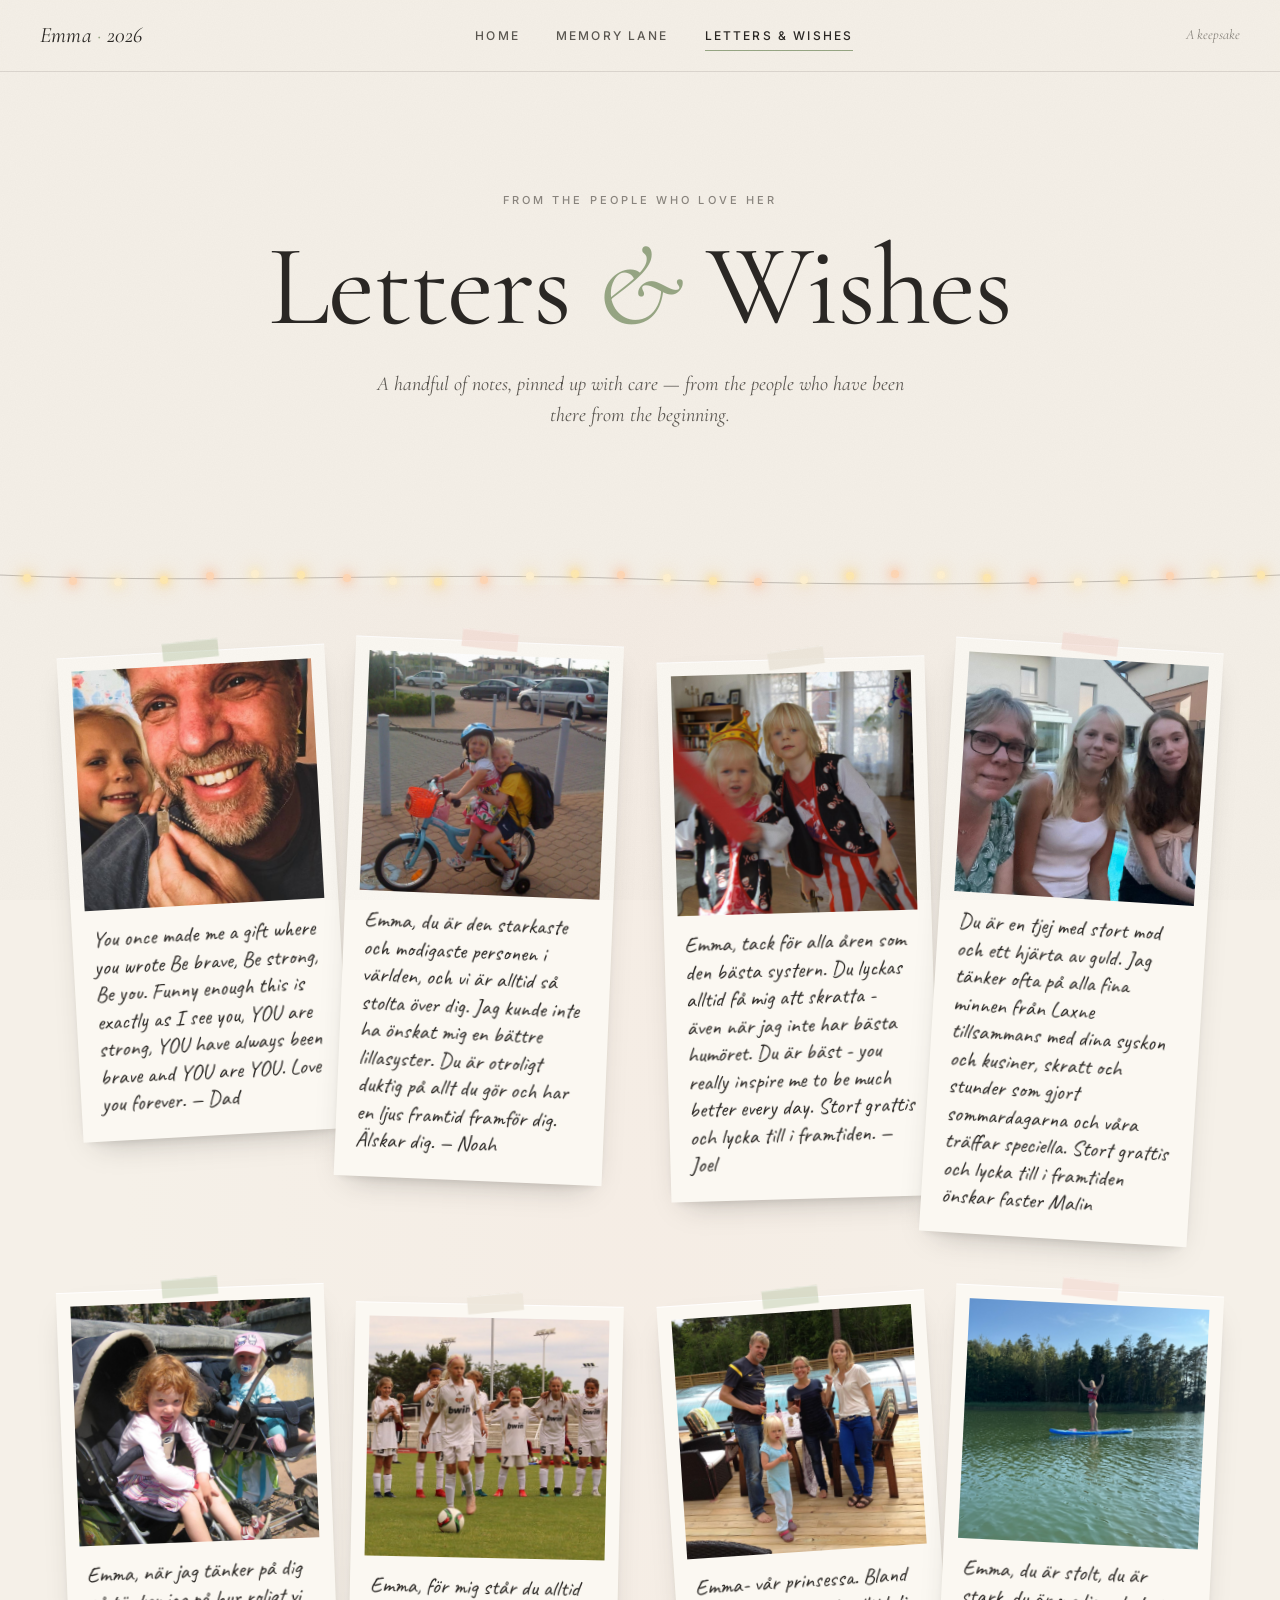
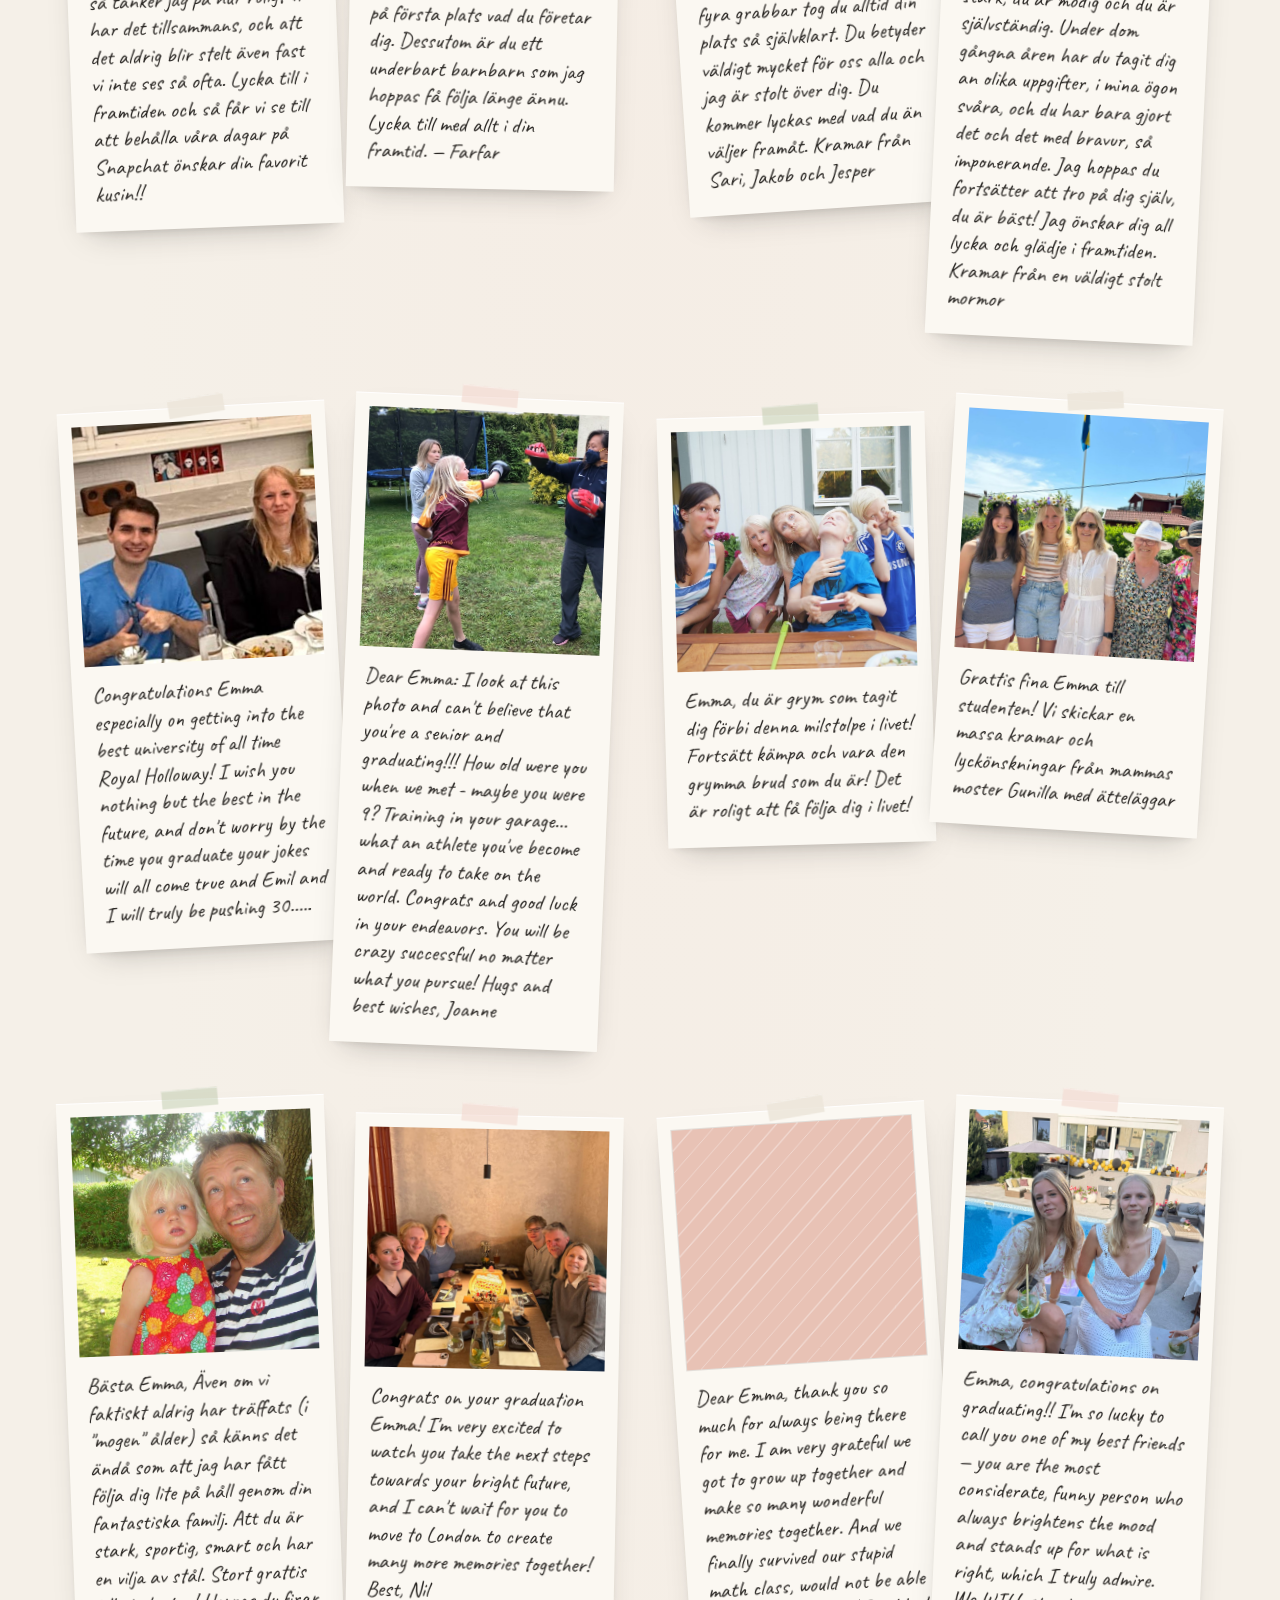
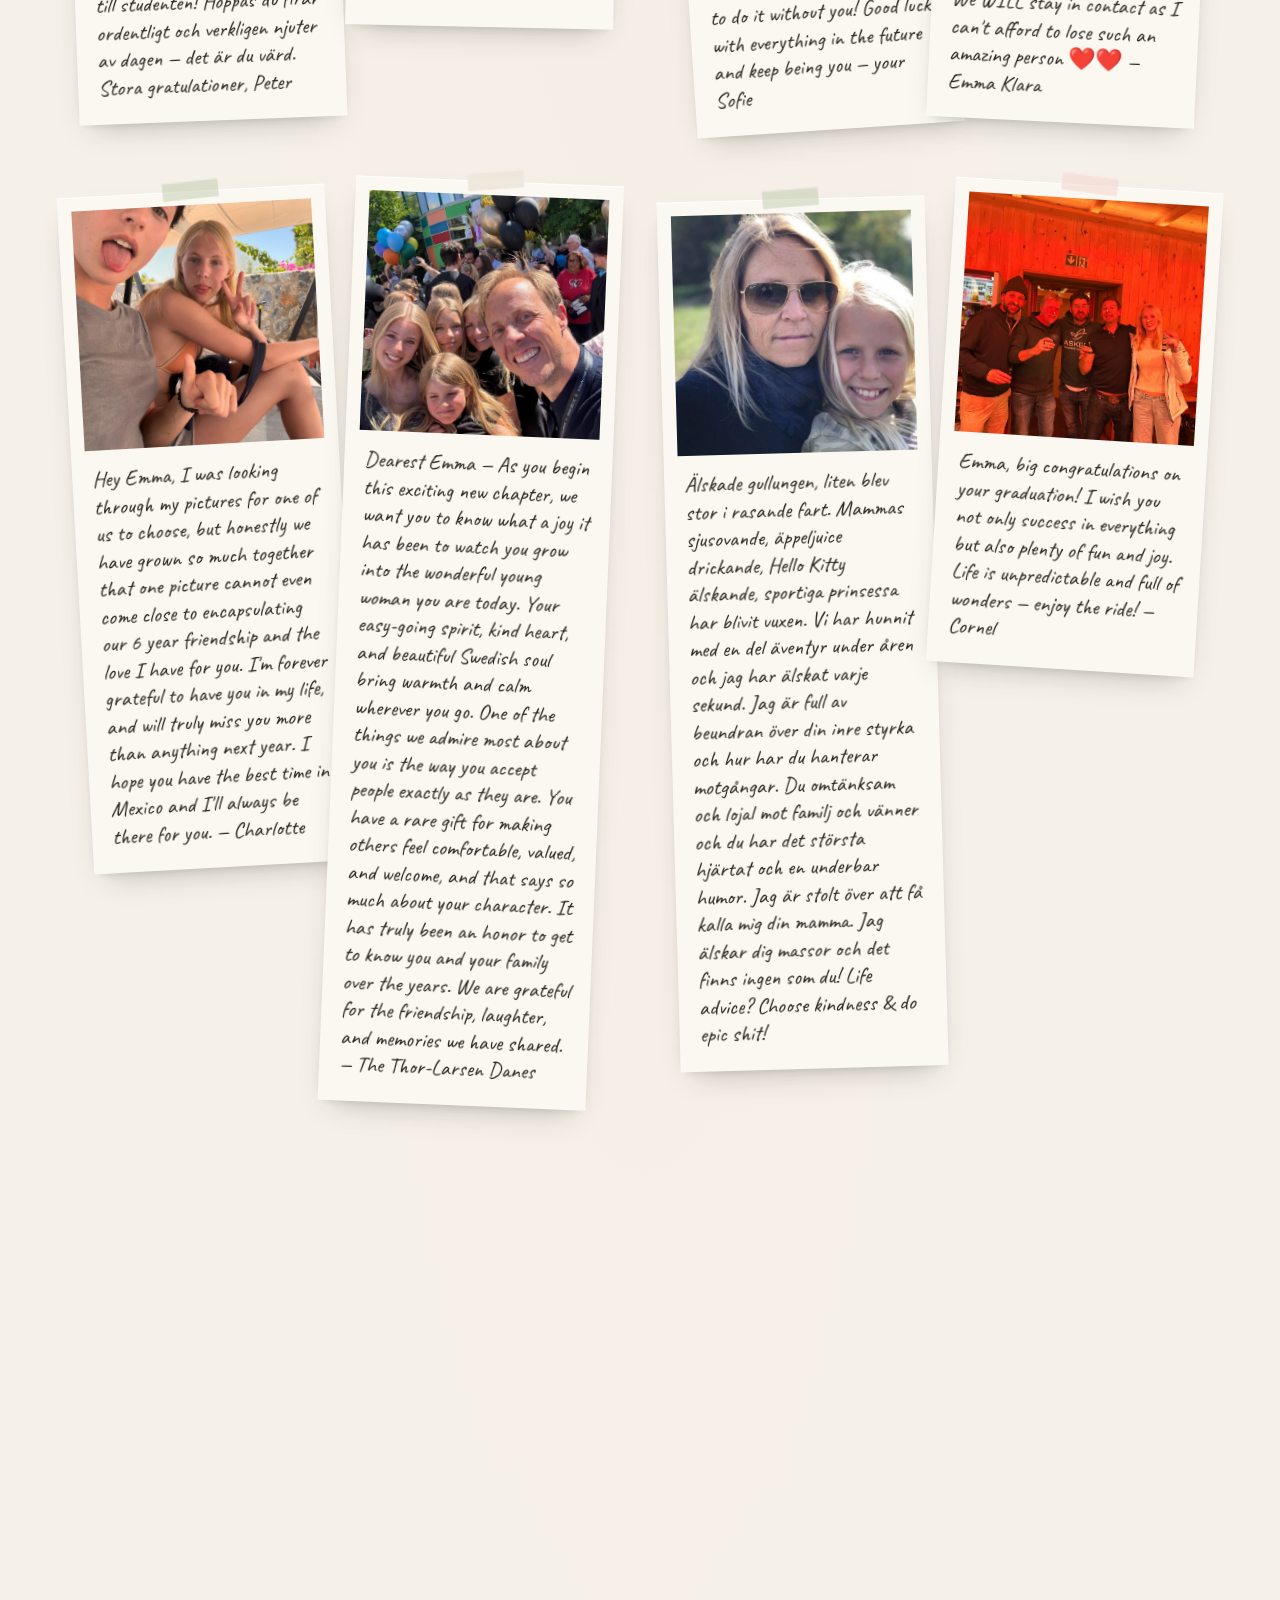
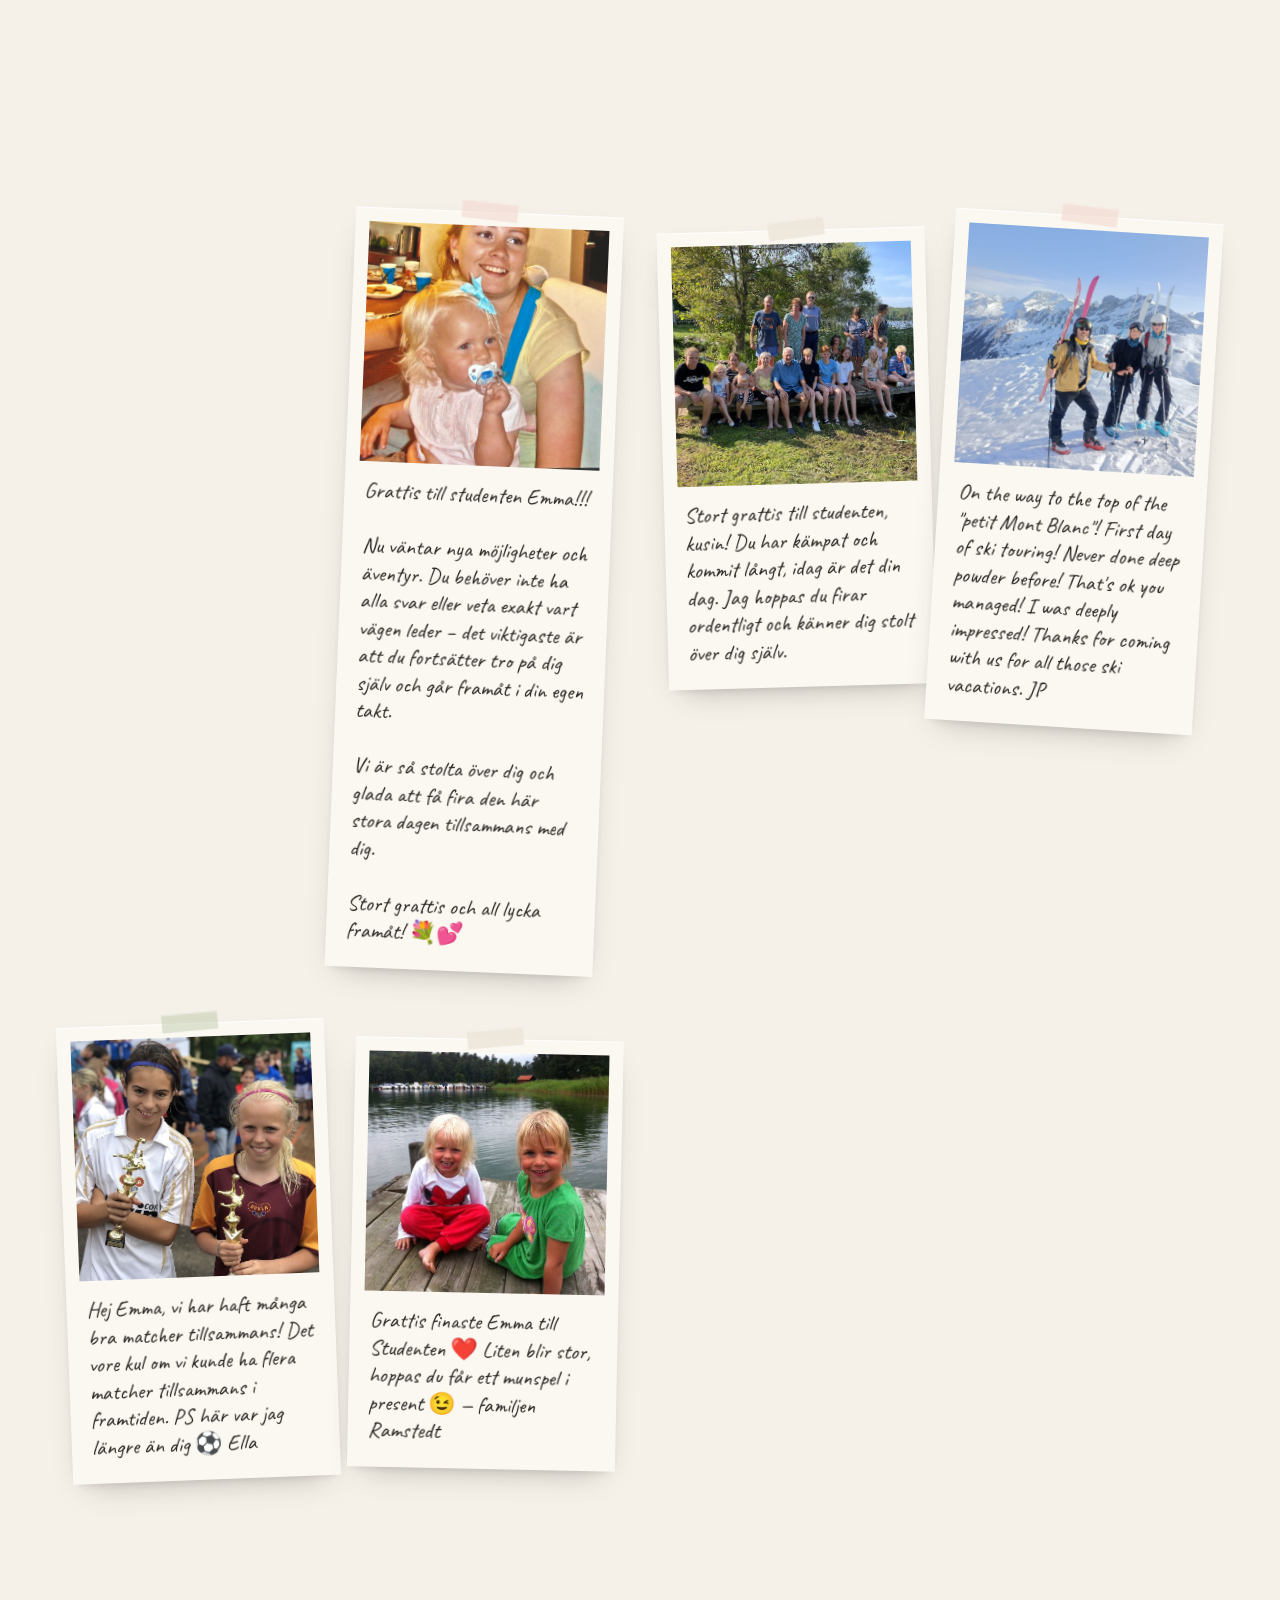
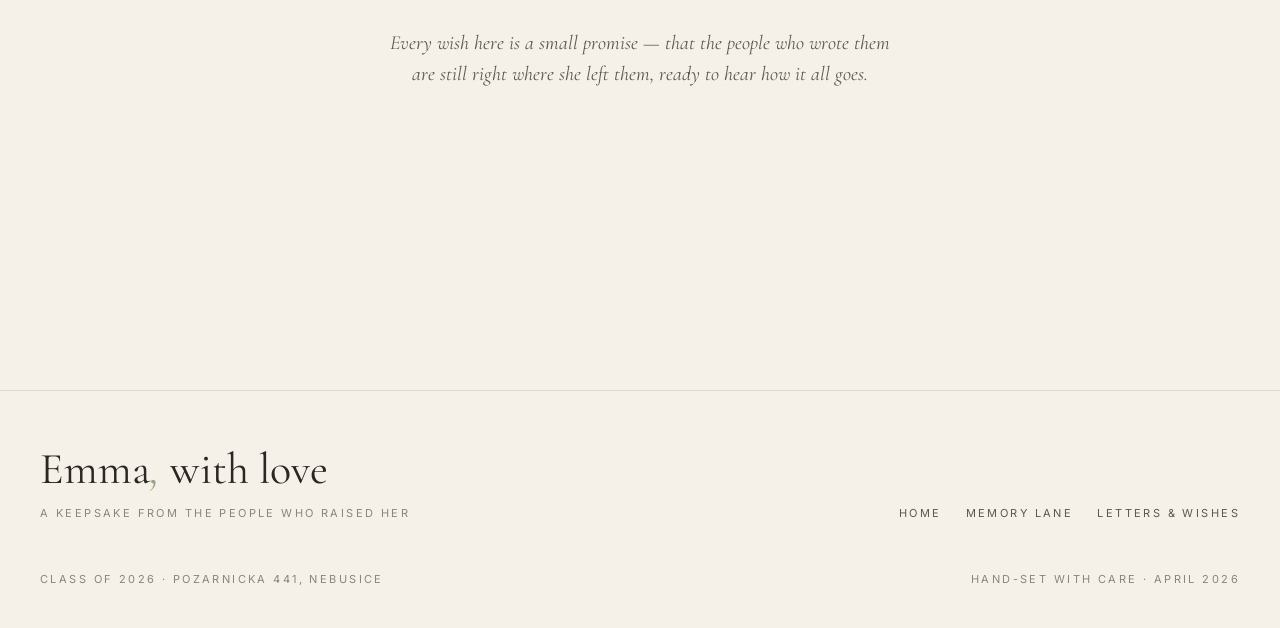
<file: wishes.html>
<!doctype html>
<html lang="en">
<head>
<meta charset="utf-8">
<meta name="viewport" content="width=device-width, initial-scale=1">
<title>Letters & Wishes — Emma 2026</title>
<link rel="preconnect" href="https://fonts.googleapis.com">
<link rel="preconnect" href="https://fonts.gstatic.com" crossorigin>
<link href="https://fonts.googleapis.com/css2?family=Cormorant+Garamond:ital,wght@0,300;0,400;0,500;0,600;1,400;1,500&family=Inter:wght@300;400;500;600&family=Caveat:wght@400;500;600;700&family=JetBrains+Mono:wght@400;500&display=swap" rel="stylesheet">
<link rel="stylesheet" href="shared.css">
<style>
.page-head {
  padding: 120px 0 60px;
  text-align: center;
}
.page-head .eyebrow { margin-bottom: 22px; }
.page-head h1 {
  font-size: clamp(64px, 9vw, 132px);
  letter-spacing: -0.015em;
  line-height: 0.95;
}
.page-head h1 .em { font-style: italic; color: var(--sage-deep); }
.page-head .lede {
  max-width: 540px; margin: 28px auto 0;
  font-family: var(--serif); font-style: italic;
  font-size: 20px; line-height: 1.55; color: var(--ink-soft);
}

.wall-wrap {
  position: relative;
  padding: 80px 0 140px;
  overflow: hidden;
}

/* String + lights row */
.string-row {
  position: relative;
  width: 100%;
  height: 14px;
  pointer-events: none;
}
.string-row svg { display: block; width: 100%; height: 100%; overflow: visible; }
.lights {
  position: absolute; inset: 0;
  pointer-events: none;
}
.light {
  position: absolute;
  width: 8px; height: 8px;
  border-radius: 50%;
  background: #FFE9B0;
  box-shadow:
    0 0 8px 2px rgba(255, 220, 140, 0.7),
    0 0 18px 4px rgba(255, 200, 110, 0.35);
  animation: twinkle 3.6s ease-in-out infinite;
}
.light.b { background: #FFD7B5; box-shadow: 0 0 8px 2px rgba(255,200,160,0.65), 0 0 16px 4px rgba(255,180,140,0.3); }
.light.c { background: #FFF1D1; box-shadow: 0 0 9px 2px rgba(255,235,180,0.65), 0 0 18px 5px rgba(255,220,160,0.28); }
@keyframes twinkle {
  0%,100% { opacity: 0.55; transform: scale(1); }
  50% { opacity: 1; transform: scale(1.15); }
}

.wall {
  max-width: 1240px;
  margin: 0 auto;
  padding: 60px 36px;
  position: relative;
  display: grid;
  grid-template-columns: repeat(4, 1fr);
  gap: 56px 32px;
  align-items: start;
}
.wall::before {
  content: "";
  position: absolute; inset: 0;
  background: radial-gradient(ellipse at top, rgba(244,217,208,0.15), transparent 60%);
  pointer-events: none;
}

.polaroid {
  position: relative;
  background: #FBF8F2;
  padding: 14px 14px 22px;
  box-shadow:
    0 1px 0 rgba(255,255,255,0.9) inset,
    0 14px 30px -16px rgba(42,39,36,0.35),
    0 4px 10px -6px rgba(42,39,36,0.18);
  transform-origin: top center;
  transition: transform .5s cubic-bezier(.2,.7,.2,1), box-shadow .5s ease, filter .5s ease;
  will-change: transform;
}
.polaroid::before {
  content: "";
  position: absolute;
  top: -10px; left: 50%;
  width: 56px; height: 18px;
  background: rgba(184, 197, 166, 0.45);
  transform: translateX(-50%) rotate(-3deg);
  box-shadow: 0 1px 0 rgba(255,255,255,0.4) inset;
}
.polaroid:nth-child(2n)::before {
  background: rgba(244, 217, 208, 0.6);
  transform: translateX(-50%) rotate(4deg);
}
.polaroid:nth-child(3n)::before {
  background: rgba(237, 230, 218, 0.85);
  transform: translateX(-40%) rotate(-6deg);
}

.polaroid .ratio { width: 100%; }
.polaroid .ph { background-color: var(--blush); }
.polaroid:nth-child(3n) .ph { background-color: var(--sage); }
.polaroid:nth-child(4n) .ph { background-color: var(--cream-deep); }
.polaroid:nth-child(5n) .ph { background-color: var(--blush-deep); }

.polaroid .msg {
  font-family: var(--hand);
  font-size: 22px;
  line-height: 1.25;
  color: var(--ink);
  margin-top: 16px;
  padding: 0 6px;
  min-height: 64px;
}
.polaroid .from {
  font-family: var(--serif);
  font-style: italic;
  font-size: 14px;
  color: var(--ink-mute);
  margin-top: 10px;
  padding: 0 6px;
  display: flex; align-items: center; gap: 8px;
}
.polaroid .from::before {
  content: ""; display: inline-block;
  width: 14px; height: 1px; background: var(--sage-deep);
}

/* scattered angles */
.polaroid:nth-child(8n+1) { transform: rotate(-3.2deg) translateY(6px); }
.polaroid:nth-child(8n+2) { transform: rotate(2.4deg) translateY(-4px); }
.polaroid:nth-child(8n+3) { transform: rotate(-1.6deg) translateY(14px); }
.polaroid:nth-child(8n+4) { transform: rotate(3.6deg) translateY(0); }
.polaroid:nth-child(8n+5) { transform: rotate(-2.2deg) translateY(-8px); }
.polaroid:nth-child(8n+6) { transform: rotate(1.2deg) translateY(8px); }
.polaroid:nth-child(8n+7) { transform: rotate(-3.8deg) translateY(2px); }
.polaroid:nth-child(8n)   { transform: rotate(2.8deg) translateY(-6px); }

.polaroid:hover {
  transform: rotate(0deg) translateY(-10px) scale(1.03);
  box-shadow:
    0 1px 0 rgba(255,255,255,0.9) inset,
    0 30px 50px -18px rgba(42,39,36,0.45),
    0 10px 20px -10px rgba(42,39,36,0.25);
  filter: brightness(1.04);
  z-index: 5;
}

@media (max-width: 1080px) {
  .wall { grid-template-columns: repeat(3, 1fr); gap: 48px 24px; }
}
@media (max-width: 760px) {
  .wall { grid-template-columns: repeat(2, 1fr); gap: 44px 18px; padding: 36px 18px; }
  .polaroid .msg { font-size: 19px; }
}
@media (max-width: 440px) {
  .wall { grid-template-columns: 1fr; }
}

/* Closing note */
.wall-foot {
  text-align: center;
  margin: 80px auto 0;
  max-width: 520px;
  font-family: var(--serif);
  font-style: italic;
  font-size: 20px;
  color: var(--ink-soft);
  line-height: 1.55;
}
.wall-foot .rule { width: 56px; height: 1px; background: var(--sage-deep); margin: 22px auto 0; }
</style>
</head>
<body>

<header data-nav="wishes"></header>

<section class="page-head" data-screen-label="03 Wishes Wall">
  <!-- EDIT: chapter eyebrow -->
  <div class="eyebrow">From the people who love her</div>
  <h1>Letters <span class="em">&amp;</span> Wishes</h1>
  <p class="lede">A handful of notes, pinned up with care — from the people who have been there from the beginning.</p>
</section>

<div class="wall-wrap">

  <!-- top string with lights -->
  <div class="string-row" id="topString" aria-hidden="true">
    <svg viewBox="0 0 1200 14" preserveAspectRatio="none">
      <path d="M0 4 C 200 14, 400 0, 600 8 S 1000 14, 1200 4" fill="none" stroke="#5C5852" stroke-width="0.6" opacity="0.55"/>
    </svg>
    <div class="lights" id="topLights"></div>
  </div>

  <div class="wall" id="wall">
    <!-- polaroids generated by JS below -->
  </div>

  <!-- EDIT: closing note below the polaroid wall -->
  <p class="wall-foot reveal">
    Every wish here is a small promise — that the people who wrote them are still right where she left them, ready to hear how it all goes.
    <span class="rule"></span>
  </p>
</div>

<footer data-footer></footer>

<script src="shared.js"></script>
<script>
// EDIT: add entries here — one object per photo card.
// Fields:
//   photo — (optional) path to a real photo, e.g. "images/wish-01.jpg"
//           Leave as "" to keep the coloured placeholder.
//   msg   — (optional) caption text shown below the photo.
//           Leave as "" for no caption (photo only).
const wishes = [
  { photo: "images/letters-dad.jpeg",     msg: "You once made me a gift where you wrote Be brave, Be strong, Be you. Funny enough this is exactly as I see you, YOU are strong, YOU have always been brave and YOU are YOU. Love you forever. — Dad" },
  { photo: "images/letters-noah.jpeg",    msg: "Emma, du är den starkaste och modigaste personen i världen, och vi är alltid så stolta över dig. Jag kunde inte ha önskat mig en bättre lillasyster. Du är otroligt duktig på allt du gör och har en ljus framtid framför dig. Älskar dig. — Noah" },
  { photo: "images/letters-joel.jpeg",    msg: "Emma, tack för alla åren som den bästa systern. Du lyckas alltid få mig att skratta - även när jag inte har bästa humöret. Du är bäst - you really inspire me to be much better every day. Stort grattis och lycka till i framtiden. — Joel" },
  { photo: "images/letters-auntie.jpeg",  msg: "Du är en tjej med stort mod och ett hjärta av guld. Jag tänker ofta på alla fina minnen från Laxne tillsammans med dina syskon och kusiner, skratt och stunder som gjort sommardagarna och våra träffar speciella. Stort grattis och lycka till i framtiden önskar faster Malin" },
  { photo: "images/letters-cousin.jpeg",  msg: "Emma, när jag tänker på dig så tänker jag på hur roligt vi har det tillsammans, och att det aldrig blir stelt även fast vi inte ses så ofta. Lycka till i framtiden och så får vi se till att behålla våra dagar på Snapchat önskar din favorit kusin!!" },
  { photo: "images/letters-grandpa.jpeg", msg: "Emma, för mig står du alltid på första plats vad du företar dig. Dessutom är du ett underbart barnbarn som jag hoppas få följa länge ännu. Lycka till med allt i din framtid. — Farfar" },
  { photo: "images/letters-sari.jpg",     msg: "Emma- vår prinsessa. Bland fyra grabbar tog du alltid din plats så självklart. Du betyder väldigt mycket för oss alla och jag är stolt över dig. Du kommer lyckas med vad du än väljer framåt. Kramar från Sari, Jakob och Jesper" },
  { photo: "images/letters-mormor.jpg",   msg: "Emma, du är stolt, du är stark, du är modig och du är självständig. Under dom gångna åren har du tagit dig an olika uppgifter, i mina ögon svåra, och du har bara gjort det och det med bravur, så imponerande. Jag hoppas du fortsätter att tro på dig själv, du är bäst! Jag önskar dig all lycka och glädje i framtiden. Kramar från en väldigt stolt mormor" },
  { photo: "images/letters-timi.jpg",     msg: "Congratulations Emma especially on getting into the best university of all time Royal Holloway! I wish you nothing but the best in the future, and don't worry by the time you graduate your jokes will all come true and Emil and I will truly be pushing 30….." },
  { photo: "images/letters-joanne.jpg",   msg: "Dear Emma: I look at this photo and can't believe that you're a senior and graduating!!! How old were you when we met - maybe you were 9? Training in your garage… what an athlete you've become and ready to take on the world. Congrats and good luck in your endeavors. You will be crazy successful no matter what you pursue! Hugs and best wishes, Joanne" },
  { photo: "images/letters-karoline.jpg", msg: "Emma, du är grym som tagit dig förbi denna milstolpe i livet! Fortsätt kämpa och vara den grymma brud som du är! Det är roligt att få följa dig i livet!" },
  { photo: "images/letters-gunilla.jpg",  msg: "Grattis fina Emma till studenten! Vi skickar en massa kramar och lyckönskningar från mammas moster Gunilla med ätteläggar" },
  { photo: "images/letters-peter.jpg",    msg: "Bästa Emma, Även om vi faktiskt aldrig har träffats (i \"mogen\" ålder) så känns det ändå som att jag har fått följa dig lite på håll genom din fantastiska familj. Att du är stark, sportig, smart och har en vilja av stål. Stort grattis till studenten! Hoppas du firar ordentligt och verkligen njuter av dagen — det är du värd. Stora gratulationer, Peter" },
  { photo: "images/letters-nil.jpg",      msg: "Congrats on your graduation Emma! I'm very excited to watch you take the next steps towards your bright future, and I can't wait for you to move to London to create many more memories together! Best, Nil" },
  { photo: "",                               msg: "Dear Emma, thank you so much for always being there for me. I am very grateful we got to grow up together and make so many wonderful memories together. And we finally survived our stupid math class, would not be able to do it without you! Good luck with everything in the future and keep being you — your Sofie" },
  { photo: "images/letters-klara.jpg",       msg: "Emma, congratulations on graduating!! I'm so lucky to call you one of my best friends — you are the most considerate, funny person who always brightens the mood and stands up for what is right, which I truly admire. We WILL stay in contact as I can't afford to lose such an amazing person ❤️❤️ — Emma Klara" },
  { photo: "images/letters-charlotte.jpg",   msg: "Hey Emma, I was looking through my pictures for one of us to choose, but honestly we have grown so much together that one picture cannot even come close to encapsulating our 6 year friendship and the love I have for you. I'm forever grateful to have you in my life, and will truly miss you more than anything next year. I hope you have the best time in Mexico and I'll always be there for you. — Charlotte" },
  { photo: "images/letters-thor-larsen.jpg", msg: "Dearest Emma — As you begin this exciting new chapter, we want you to know what a joy it has been to watch you grow into the wonderful young woman you are today. Your easy-going spirit, kind heart, and beautiful Swedish soul bring warmth and calm wherever you go. One of the things we admire most about you is the way you accept people exactly as they are. You have a rare gift for making others feel comfortable, valued, and welcome, and that says so much about your character. It has truly been an honor to get to know you and your family over the years. We are grateful for the friendship, laughter, and memories we have shared. — The Thor-Larsen Danes" },
  { photo: "images/letters-mom.jpg",      msg: "Älskade gullungen, liten blev stor i rasande fart. Mammas sjusovande, äppeljuice drickande, Hello Kitty älskande, sportiga prinsessa har blivit vuxen. Vi har hunnit med en del äventyr under åren och jag har älskat varje sekund. Jag är full av beundran över din inre styrka och hur har du hanterar motgångar. Du omtänksam och lojal mot familj och vänner och du har det största hjärtat och en underbar humor. Jag är stolt över att få kalla mig din mamma. Jag älskar dig massor och det finns ingen som du! Life advice? Choose kindness & do epic shit!" },
  { photo: "images/letters-cornel.jpg",   msg: "Emma, big congratulations on your graduation! I wish you not only success in everything but also plenty of fun and joy. Life is unpredictable and full of wonders — enjoy the ride! — Cornel" },
  { photo: "images/letters-konrad.jpg",   msg: "Kära Emma — grattis till studenten! Życzymy Ci odwagi do spełniania marzeń, wielu pięknych przygód i ludzi, przy których zawsze będziesz mogła być sobą. Niech ten nowy etap będzie pełen radości, inspiracji i szczęścia. — Konrad &amp; familjen" },
  { photo: "images/letters-emil.jpg",     msg: "Congratulations Emma, what a massive achievement in your journey to becoming an amazing woman, daughter, sister and a friend. We are all so proud of you and support you unconditionally. Thank you for being part of my second family away from home, and god damn it stop growing taller..... — Emil" },
  { photo: "images/letters-mateo.jpg",    msg: "Emma, I'm very grateful to have known you since 4th grade. You are one of the most caring and understanding people I've met, and I want to thank you for all the great memories we've shared. Congratulations, and good luck with your future studies! — Mateo" },
  { photo: "images/letters-ulla.jpg",     msg: "Grattis Emma till den här milstolpen i livet. Bra jobbat och fortsätt framåt så når du dina mål! ❤️ Ulla, Jonas och Charlotte" },
  { photo: "images/letters-kerstin.jpg",  msg: "Emma 🌟 Grattis till studenten 👏🌹 Vi önskar dig all lycka 🍀💖 i framtiden ❣️ Varma kramar 🤗 Kerstin och Kjell-Åke" },
  { photo: "images/letters-lycka.jpg",    msg: "Grattis till studenten Emma!!!\n\nNu väntar nya möjligheter och äventyr. Du behöver inte ha alla svar eller veta exakt vart vägen leder – det viktigaste är att du fortsätter tro på dig själv och går framåt i din egen takt.\n\nVi är så stolta över dig och glada att få fira den här stora dagen tillsammans med dig.\n\nStort grattis och all lycka framåt! 💐💕" },
  { photo: "images/letters-cousin2.jpg",  msg: "Stort grattis till studenten, kusin! Du har kämpat och kommit långt, idag är det din dag. Jag hoppas du firar ordentligt och känner dig stolt över dig själv." },
  { photo: "images/letters-jp.jpg",       msg: "On the way to the top of the \"petit Mont Blanc\"! First day of ski touring! Never done deep powder before! That's ok you managed! I was deeply impressed! Thanks for coming with us for all those ski vacations. JP" },
  { photo: "images/letters-ella.jpg",     msg: "Hej Emma, vi har haft många bra matcher tillsammans! Det vore kul om vi kunde ha flera matcher tillsammans i framtiden. PS här var jag längre än dig ⚽️ Ella" },
  { photo: "images/letters-nike.jpg",     msg: "Grattis finaste Emma till Studenten ❤️ Liten blir stor, hoppas du får ett munspel i present 😉 — familjen Ramstedt" },
];

const wall = document.getElementById('wall');
wishes.forEach((w, i) => {
  const el = document.createElement('div');
  el.className = 'polaroid reveal';
  el.style.transitionDelay = (i % 4) * 60 + 'ms';
  const photoSlot = w.photo
    ? `<img src="${w.photo}" alt="" style="width:100%;height:100%;object-fit:cover">`
    : `<div class="ph has-frame"></div>`;
  const msgHtml = w.msg
    ? `<div class="msg">${w.msg.replace(/\n/g, '<br>')}</div>`
    : '';
  el.innerHTML = `
    <div class="ratio r-1-1">${photoSlot}</div>
    ${msgHtml}
  `;
  wall.appendChild(el);
});

// Fairy lights
function makeLights(host, count) {
  for (let i = 0; i < count; i++) {
    const l = document.createElement('span');
    l.className = 'light' + (i % 3 === 1 ? ' b' : (i % 3 === 2 ? ' c' : ''));
    l.style.left = (i + 0.5) * (100 / count) + '%';
    l.style.top = (3 + Math.sin(i * 0.9) * 4) + 'px';
    l.style.animationDelay = (i * 0.27 % 3) + 's';
    host.appendChild(l);
  }
}
makeLights(document.getElementById('topLights'), 28);

if ('IntersectionObserver' in window) {
  const io = new IntersectionObserver((entries) => {
    entries.forEach(e => { if (e.isIntersecting) { e.target.classList.add('in'); io.unobserve(e.target); }});
  }, { rootMargin: '-6% 0px -6% 0px', threshold: 0.05 });
  document.querySelectorAll('.polaroid.reveal').forEach(el => io.observe(el));
}
</script>
</body>
</html>
</file>
<file: shared.css>
/* Emma — Graduation Site shared system */
:root {
  --cream: #F5F0E8;
  --cream-deep: #EDE6DA;
  --blush: #F4D9D0;
  --blush-deep: #E8C2B5;
  --sage: #B8C5A6;
  --sage-deep: #97A684;
  --ink: #2A2724;
  --ink-soft: #5C5852;
  --ink-mute: #8A857E;
  --hairline: rgba(42, 39, 36, 0.12);
  --sage-line: rgba(151, 166, 132, 0.45);

  --serif: "Cormorant Garamond", "Cormorant", Georgia, serif;
  --sans: "Inter", system-ui, -apple-system, sans-serif;
  --hand: "Caveat", "Homemade Apple", cursive;
  --mono: "JetBrains Mono", ui-monospace, monospace;

  --maxw: 1280px;
  --readw: 640px;
}

* { box-sizing: border-box; }
html, body { margin: 0; padding: 0; }
html { scroll-behavior: smooth; }
body {
  background: var(--cream);
  color: var(--ink);
  font-family: var(--sans);
  font-size: 16px;
  line-height: 1.6;
  -webkit-font-smoothing: antialiased;
  text-rendering: optimizeLegibility;
}

/* Subtle paper grain */
body::before {
  content: "";
  position: fixed; inset: 0;
  pointer-events: none;
  z-index: 1000;
  opacity: 0.035;
  background-image: url("data:image/svg+xml;utf8,<svg xmlns='http://www.w3.org/2000/svg' width='220' height='220'><filter id='n'><feTurbulence type='fractalNoise' baseFrequency='0.85' numOctaves='2' stitchTiles='stitch'/><feColorMatrix values='0 0 0 0 0  0 0 0 0 0  0 0 0 0 0  0 0 0 0.6 0'/></filter><rect width='100%25' height='100%25' filter='url(%23n)'/></svg>");
  mix-blend-mode: multiply;
}

/* Typography */
h1, h2, h3, h4 { font-family: var(--serif); font-weight: 400; letter-spacing: -0.005em; margin: 0; color: var(--ink); }
h1 { font-size: clamp(56px, 9vw, 144px); line-height: 0.95; }
h2 { font-size: clamp(40px, 5vw, 76px); line-height: 1.05; }
h3 { font-size: clamp(28px, 3vw, 44px); line-height: 1.15; }
p  { margin: 0 0 1em; color: var(--ink-soft); }

.eyebrow {
  font-family: var(--sans);
  font-size: 11px;
  letter-spacing: 0.28em;
  text-transform: uppercase;
  color: var(--ink-mute);
  font-weight: 500;
}
.italic-serif { font-family: var(--serif); font-style: italic; color: var(--ink-soft); }

a { color: inherit; text-decoration: none; }

/* Layout helpers */
.wrap { max-width: var(--maxw); margin: 0 auto; padding: 0 40px; }
.read { max-width: var(--readw); margin: 0 auto; }

.hairline { border: 0; height: 1px; background: var(--sage-line); margin: 0; }
.hairline.ink { background: var(--hairline); }
.dot { width: 5px; height: 5px; border-radius: 50%; background: var(--sage-deep); display: inline-block; }

/* ============ NAV ============ */
.nav {
  position: sticky; top: 0; z-index: 50;
  background: color-mix(in oklab, var(--cream) 92%, transparent);
  backdrop-filter: blur(8px);
  -webkit-backdrop-filter: blur(8px);
  border-bottom: 1px solid var(--hairline);
}
.nav-inner {
  max-width: var(--maxw);
  margin: 0 auto;
  padding: 18px 40px;
  display: flex;
  align-items: center;
  justify-content: space-between;
  gap: 24px;
}
.nav-mark {
  font-family: var(--serif);
  font-style: italic;
  font-size: 22px;
  color: var(--ink);
  letter-spacing: 0.01em;
}
.nav-mark .amp { color: var(--sage-deep); }
.nav-links {
  display: flex; gap: 36px;
  font-size: 12px;
  letter-spacing: 0.18em;
  text-transform: uppercase;
  color: var(--ink-soft);
  font-weight: 500;
}
.nav-links a {
  position: relative;
  padding: 4px 0;
  transition: color .25s ease;
}
.nav-links a::after {
  content: ""; position: absolute; left: 0; right: 0; bottom: -2px;
  height: 1px; background: var(--sage-deep);
  transform: scaleX(0); transform-origin: left;
  transition: transform .35s ease;
}
.nav-links a:hover { color: var(--ink); }
.nav-links a:hover::after,
.nav-links a.active::after { transform: scaleX(1); }
.nav-links a.active { color: var(--ink); }
.nav-meta {
  font-family: var(--serif);
  font-style: italic;
  font-size: 14px;
  color: var(--ink-mute);
}

.nav-toggle { display: none; }

@media (max-width: 880px) {
  .nav-inner { padding: 14px 22px; }
  .nav-links { display: none; }
  .nav-meta { display: none; }
  .nav-toggle {
    display: inline-flex; align-items: center; gap: 8px;
    background: none; border: 0; cursor: pointer;
    font-family: var(--sans); font-size: 11px; letter-spacing: 0.2em;
    text-transform: uppercase; color: var(--ink);
  }
  .nav.open .nav-links {
    display: flex; flex-direction: column;
    position: absolute; top: 100%; left: 0; right: 0;
    background: var(--cream);
    padding: 22px 28px 32px;
    border-bottom: 1px solid var(--hairline);
    gap: 18px;
  }
}

/* ============ FOOTER ============ */
.footer {
  margin-top: 160px;
  border-top: 1px solid var(--hairline);
  padding: 56px 0 40px;
  background: var(--cream);
}
.footer-inner {
  max-width: var(--maxw); margin: 0 auto; padding: 0 40px;
  display: flex; align-items: flex-end; justify-content: space-between;
  gap: 40px; flex-wrap: wrap;
}
.footer-mark {
  font-family: var(--serif); font-size: 44px; line-height: 1;
  color: var(--ink);
}
.footer-mark span { font-style: italic; color: var(--sage-deep); }
.footer-meta {
  font-size: 11px; letter-spacing: 0.22em; text-transform: uppercase;
  color: var(--ink-mute);
}
.footer-links {
  display: flex; gap: 24px;
  font-size: 11px; letter-spacing: 0.22em; text-transform: uppercase;
  color: var(--ink-soft);
}

/* ============ PLACEHOLDER IMAGE SYSTEM ============ */
.ph {
  position: relative;
  display: block;
  width: 100%;
  overflow: hidden;
  background: var(--blush);
  background-image:
    repeating-linear-gradient(
      135deg,
      rgba(255,255,255,0.0) 0px,
      rgba(255,255,255,0.0) 14px,
      rgba(255,255,255,0.35) 14px,
      rgba(255,255,255,0.35) 15px
    );
  color: var(--ink);
}
.ph.cream { background-color: var(--cream-deep); }
.ph.sage  { background-color: var(--sage); }
.ph.blush { background-color: var(--blush); }
.ph.deep  { background-color: var(--blush-deep); }

.ph .ph-label {
  position: absolute;
  left: 14px; bottom: 12px;
  font-family: var(--mono);
  font-size: 10px;
  letter-spacing: 0.08em;
  text-transform: uppercase;
  color: rgba(42,39,36,0.6);
  background: rgba(245,240,232,0.7);
  padding: 4px 8px;
  border-radius: 2px;
}
.ph.has-frame {
  outline: 1px solid var(--hairline);
  outline-offset: 0;
}

.ratio { position: relative; width: 100%; }
.ratio > * { position: absolute; inset: 0; }
.r-3-4 { aspect-ratio: 3 / 4; }
.r-4-5 { aspect-ratio: 4 / 5; }
.r-1-1 { aspect-ratio: 1 / 1; }
.r-3-2 { aspect-ratio: 3 / 2; }
.r-16-9 { aspect-ratio: 16 / 9; }
.r-2-3 { aspect-ratio: 2 / 3; }
.r-5-7 { aspect-ratio: 5 / 7; }

/* ============ FADE-IN ON SCROLL ============ */
.reveal { opacity: 0; transform: translateY(18px); transition: opacity .9s ease, transform .9s ease; }
.reveal.in { opacity: 1; transform: none; }
.reveal.delay-1 { transition-delay: .08s; }
.reveal.delay-2 { transition-delay: .16s; }
.reveal.delay-3 { transition-delay: .24s; }
.reveal.delay-4 { transition-delay: .32s; }

@media (prefers-reduced-motion: reduce) {
  .reveal { opacity: 1; transform: none; transition: none; }
  html { scroll-behavior: auto; }
}

/* ============ SCROLL CUE ============ */
.scroll-cue {
  display: inline-flex; flex-direction: column; align-items: center; gap: 14px;
  font-size: 10px; letter-spacing: 0.32em; text-transform: uppercase;
  color: var(--ink-mute);
}
.scroll-cue .line {
  width: 1px; height: 56px; background: var(--ink-mute);
  position: relative; overflow: hidden;
}
.scroll-cue .line::after {
  content: ""; position: absolute; left: 0; top: -100%;
  width: 100%; height: 50%; background: var(--cream);
  animation: cueRun 2.6s ease-in-out infinite;
}
@keyframes cueRun {
  0% { top: -50%; } 100% { top: 100%; }
}

/* tiny helpers */
.center { text-align: center; }
.muted { color: var(--ink-mute); }
.soft  { color: var(--ink-soft); }
.serif { font-family: var(--serif); }
.italic { font-style: italic; }
.smallcaps {
  font-size: 11px; letter-spacing: 0.28em; text-transform: uppercase;
  color: var(--ink-mute); font-weight: 500;
}
</file>
